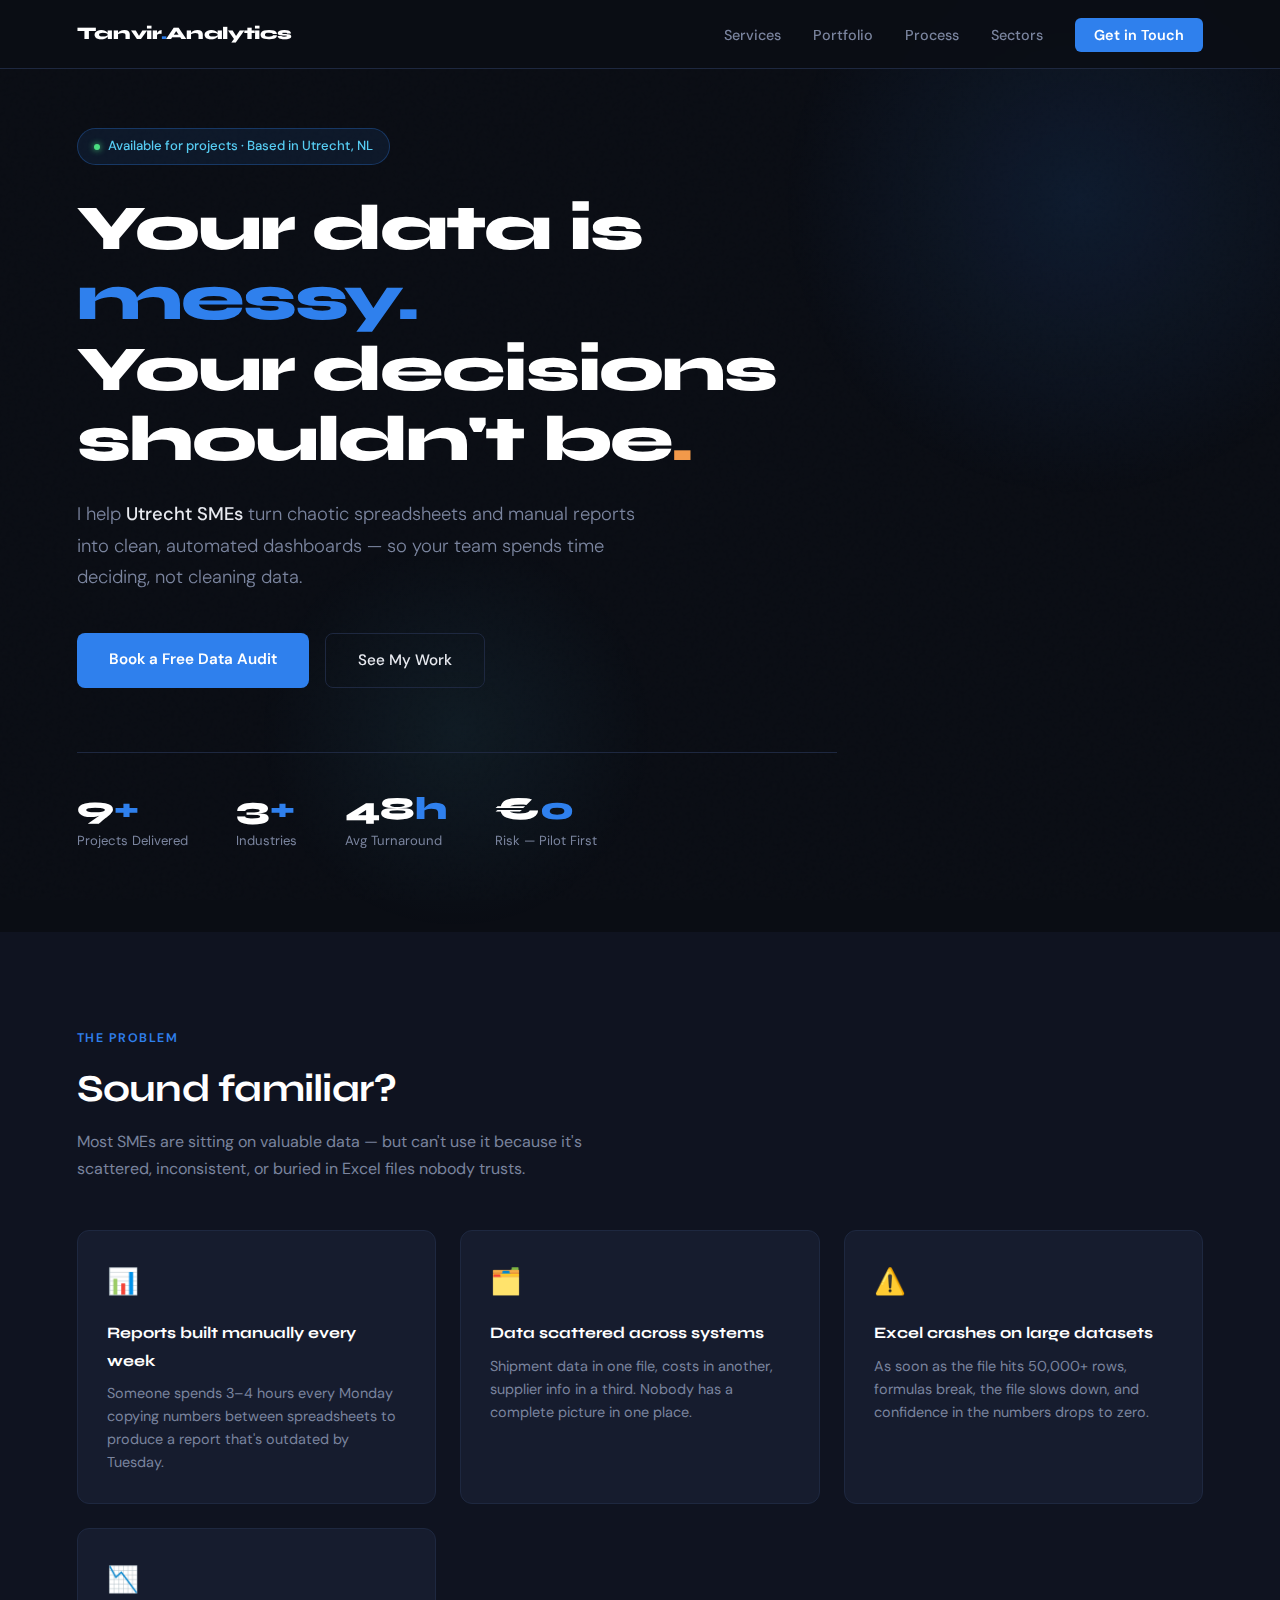
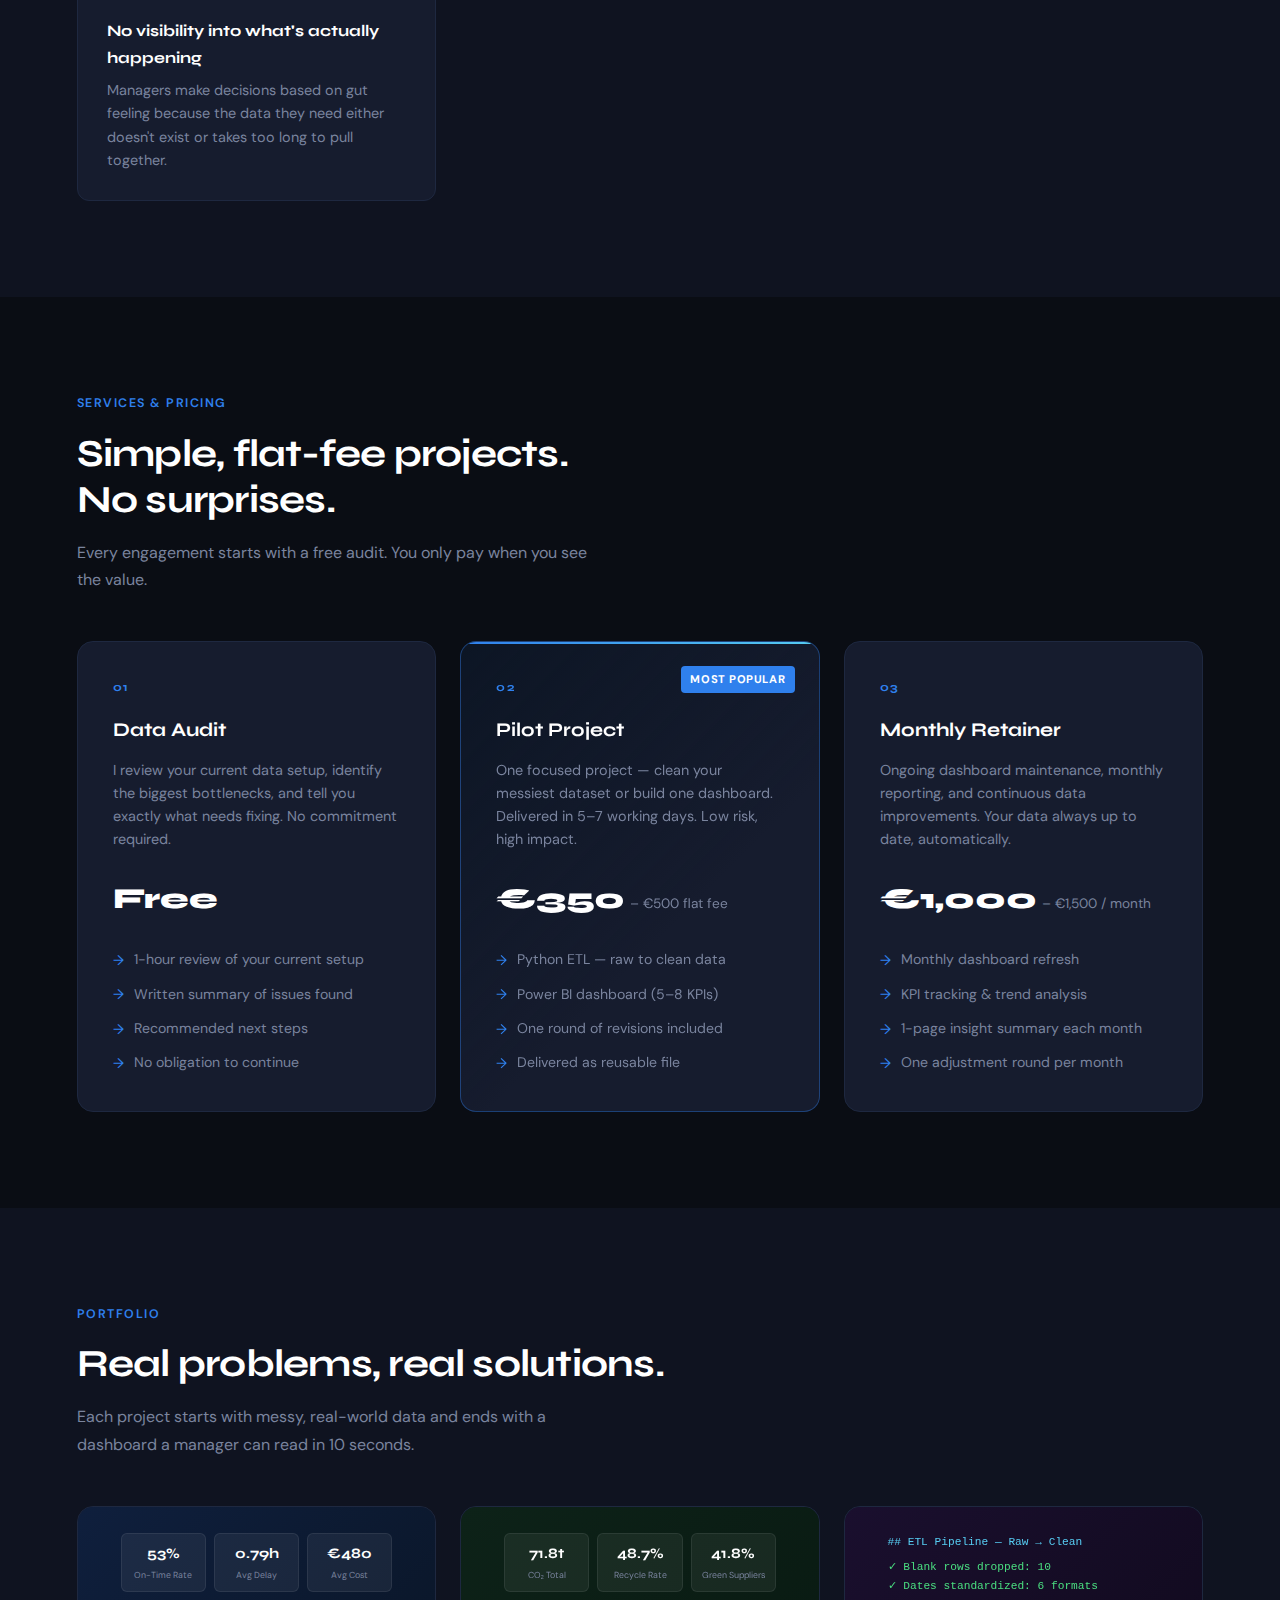
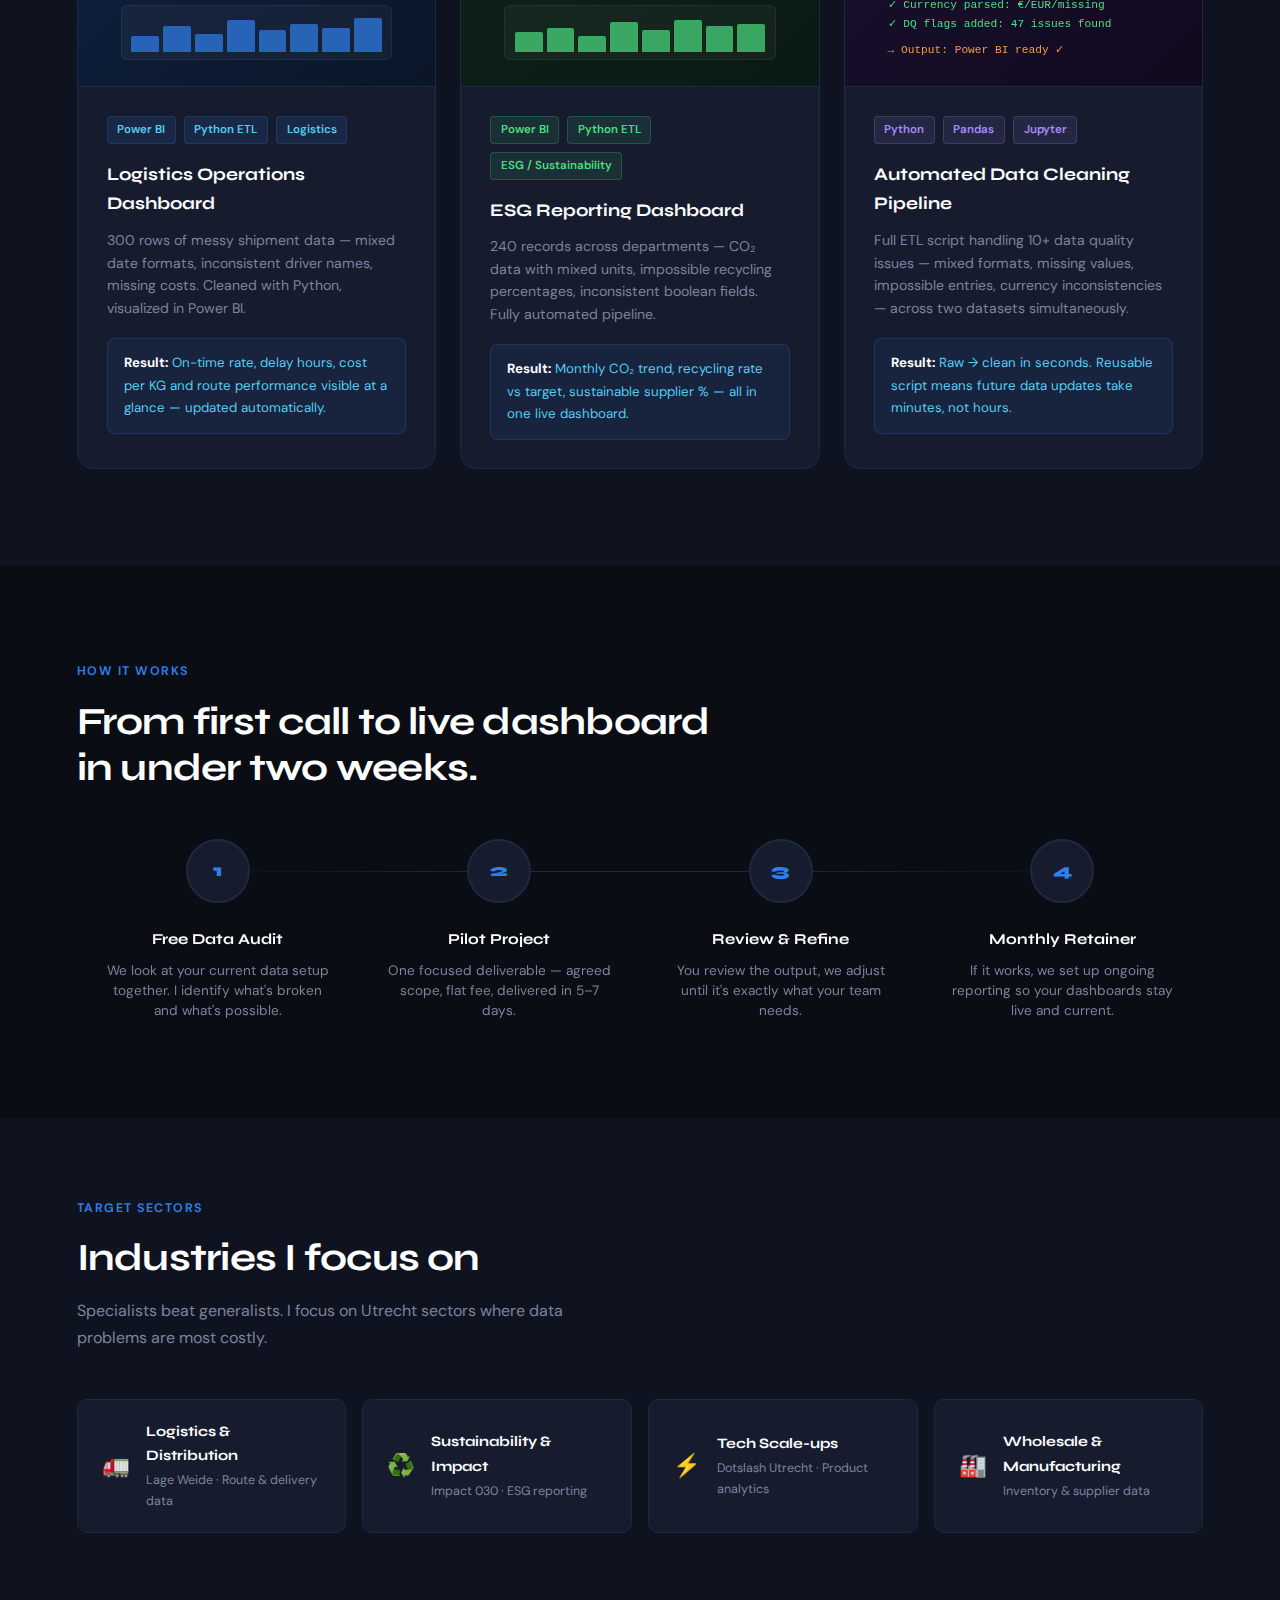
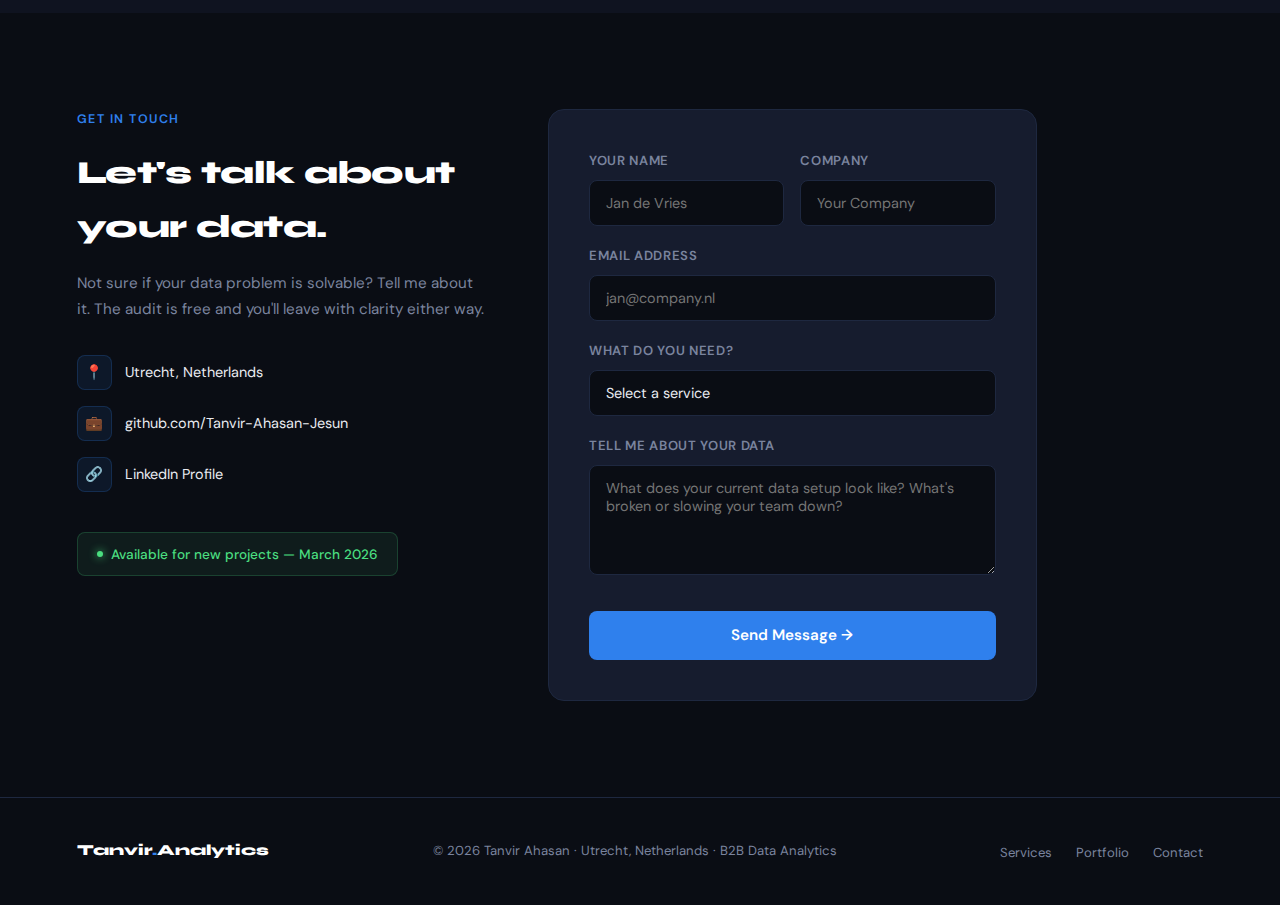
<file: index.html>
<!DOCTYPE html>
<html lang="en">
<head>
  <meta charset="UTF-8" />
  <meta name="viewport" content="width=device-width, initial-scale=1.0"/>
  <title>Tanvir Ahasan — Data Analytics for Utrecht SMEs</title>
  <link rel="preconnect" href="https://fonts.googleapis.com">
  <link href="https://fonts.googleapis.com/css2?family=Syne:wght@400;600;700;800&family=DM+Sans:wght@300;400;500&display=swap" rel="stylesheet">
  <style>
    *, *::before, *::after { box-sizing: border-box; margin: 0; padding: 0; }

    :root {
      --bg:        #0a0d14;
      --bg2:       #0f1320;
      --bg3:       #141826;
      --card:      #161c2e;
      --border:    #1e2840;
      --accent:    #2f80ed;
      --accent2:   #56ccf2;
      --gold:      #f2994a;
      --text:      #e8eaf0;
      --muted:     #7a849e;
      --white:     #ffffff;
    }

    html { scroll-behavior: smooth; }

    body {
      background: var(--bg);
      color: var(--text);
      font-family: 'DM Sans', sans-serif;
      font-size: 16px;
      line-height: 1.7;
      overflow-x: hidden;
    }

    /* ── NOISE OVERLAY ── */
    body::before {
      content: '';
      position: fixed;
      inset: 0;
      background-image: url("data:image/svg+xml,%3Csvg viewBox='0 0 256 256' xmlns='http://www.w3.org/2000/svg'%3E%3Cfilter id='noise'%3E%3CfeTurbulence type='fractalNoise' baseFrequency='0.9' numOctaves='4' stitchTiles='stitch'/%3E%3C/filter%3E%3Crect width='100%25' height='100%25' filter='url(%23noise)' opacity='0.04'/%3E%3C/svg%3E");
      pointer-events: none;
      z-index: 0;
      opacity: 0.4;
    }

    /* ── NAV ── */
    nav {
      position: fixed;
      top: 0; left: 0; right: 0;
      z-index: 100;
      display: flex;
      align-items: center;
      justify-content: space-between;
      padding: 1.2rem 6%;
      background: rgba(10, 13, 20, 0.85);
      backdrop-filter: blur(12px);
      border-bottom: 1px solid var(--border);
    }

    .nav-logo {
      font-family: 'Syne', sans-serif;
      font-weight: 800;
      font-size: 1.1rem;
      color: var(--white);
      text-decoration: none;
      letter-spacing: -0.02em;
    }

    .nav-logo span { color: var(--accent); }

    .nav-links {
      display: flex;
      gap: 2rem;
      list-style: none;
    }

    .nav-links a {
      color: var(--muted);
      text-decoration: none;
      font-size: 0.9rem;
      font-weight: 500;
      transition: color 0.2s;
    }

    .nav-links a:hover { color: var(--white); }

    .nav-cta {
      background: var(--accent);
      color: var(--white) !important;
      padding: 0.5rem 1.2rem;
      border-radius: 6px;
      font-weight: 600 !important;
      transition: background 0.2s !important;
    }

    .nav-cta:hover { background: #1a6fd4 !important; color: var(--white) !important; }

    /* ── HERO ── */
    #hero {
      min-height: 100vh;
      display: flex;
      align-items: center;
      padding: 8rem 6% 5rem;
      position: relative;
      overflow: hidden;
    }

    .hero-glow {
      position: absolute;
      width: 600px;
      height: 600px;
      border-radius: 50%;
      background: radial-gradient(circle, rgba(47, 128, 237, 0.12) 0%, transparent 70%);
      top: -100px;
      right: -100px;
      pointer-events: none;
    }

    .hero-glow-2 {
      position: absolute;
      width: 400px;
      height: 400px;
      border-radius: 50%;
      background: radial-gradient(circle, rgba(86, 204, 242, 0.07) 0%, transparent 70%);
      bottom: 0;
      left: 20%;
      pointer-events: none;
    }

    .hero-content {
      max-width: 760px;
      position: relative;
      z-index: 1;
    }

    .hero-badge {
      display: inline-flex;
      align-items: center;
      gap: 0.5rem;
      background: rgba(47, 128, 237, 0.1);
      border: 1px solid rgba(47, 128, 237, 0.3);
      color: var(--accent2);
      padding: 0.4rem 1rem;
      border-radius: 100px;
      font-size: 0.82rem;
      font-weight: 500;
      margin-bottom: 1.8rem;
      animation: fadeUp 0.6s ease both;
    }

    .hero-badge::before {
      content: '';
      width: 6px;
      height: 6px;
      border-radius: 50%;
      background: #4ade80;
      box-shadow: 0 0 6px #4ade80;
    }

    h1 {
      font-family: 'Syne', sans-serif;
      font-size: clamp(2.6rem, 5vw, 4rem);
      font-weight: 800;
      line-height: 1.1;
      letter-spacing: -0.03em;
      color: var(--white);
      margin-bottom: 1.5rem;
      animation: fadeUp 0.6s 0.1s ease both;
    }

    h1 .accent { color: var(--accent); }
    h1 .gold { color: var(--gold); }

    .hero-sub {
      font-size: 1.15rem;
      color: var(--muted);
      max-width: 580px;
      margin-bottom: 2.5rem;
      font-weight: 300;
      animation: fadeUp 0.6s 0.2s ease both;
    }

    .hero-sub strong { color: var(--text); font-weight: 500; }

    .hero-actions {
      display: flex;
      gap: 1rem;
      flex-wrap: wrap;
      animation: fadeUp 0.6s 0.3s ease both;
    }

    .btn-primary {
      background: var(--accent);
      color: var(--white);
      padding: 0.85rem 2rem;
      border-radius: 8px;
      font-weight: 600;
      font-size: 0.95rem;
      text-decoration: none;
      transition: all 0.2s;
      border: none;
      cursor: pointer;
    }

    .btn-primary:hover {
      background: #1a6fd4;
      transform: translateY(-1px);
      box-shadow: 0 8px 25px rgba(47, 128, 237, 0.3);
    }

    .btn-outline {
      background: transparent;
      color: var(--text);
      padding: 0.85rem 2rem;
      border-radius: 8px;
      font-weight: 500;
      font-size: 0.95rem;
      text-decoration: none;
      border: 1px solid var(--border);
      transition: all 0.2s;
    }

    .btn-outline:hover {
      border-color: var(--accent);
      color: var(--accent);
    }

    .hero-stats {
      display: flex;
      gap: 3rem;
      margin-top: 4rem;
      padding-top: 2.5rem;
      border-top: 1px solid var(--border);
      animation: fadeUp 0.6s 0.4s ease both;
    }

    .stat-item {}
    .stat-num {
      font-family: 'Syne', sans-serif;
      font-size: 2rem;
      font-weight: 800;
      color: var(--white);
      line-height: 1;
    }
    .stat-num span { color: var(--accent); }
    .stat-label {
      font-size: 0.82rem;
      color: var(--muted);
      margin-top: 0.3rem;
    }

    /* ── PAIN SECTION ── */
    #pain {
      padding: 6rem 6%;
      background: var(--bg2);
      position: relative;
    }

    .section-label {
      font-size: 0.78rem;
      font-weight: 600;
      letter-spacing: 0.12em;
      text-transform: uppercase;
      color: var(--accent);
      margin-bottom: 1rem;
    }

    .section-title {
      font-family: 'Syne', sans-serif;
      font-size: clamp(1.8rem, 3vw, 2.6rem);
      font-weight: 700;
      color: var(--white);
      letter-spacing: -0.02em;
      line-height: 1.2;
      margin-bottom: 1rem;
    }

    .section-sub {
      color: var(--muted);
      font-size: 1rem;
      max-width: 520px;
      margin-bottom: 3rem;
    }

    .pain-grid {
      display: grid;
      grid-template-columns: repeat(auto-fit, minmax(280px, 1fr));
      gap: 1.5rem;
    }

    .pain-card {
      background: var(--card);
      border: 1px solid var(--border);
      border-radius: 12px;
      padding: 1.8rem;
      transition: border-color 0.2s, transform 0.2s;
    }

    .pain-card:hover {
      border-color: rgba(47, 128, 237, 0.4);
      transform: translateY(-2px);
    }

    .pain-icon {
      font-size: 1.6rem;
      margin-bottom: 1rem;
    }

    .pain-card h3 {
      font-family: 'Syne', sans-serif;
      font-size: 1rem;
      font-weight: 700;
      color: var(--white);
      margin-bottom: 0.5rem;
    }

    .pain-card p {
      font-size: 0.9rem;
      color: var(--muted);
      line-height: 1.6;
    }

    /* ── SERVICES ── */
    #services {
      padding: 6rem 6%;
    }

    .services-grid {
      display: grid;
      grid-template-columns: repeat(auto-fit, minmax(300px, 1fr));
      gap: 1.5rem;
      margin-top: 3rem;
    }

    .service-card {
      background: var(--card);
      border: 1px solid var(--border);
      border-radius: 16px;
      padding: 2.2rem;
      position: relative;
      overflow: hidden;
      transition: all 0.3s;
    }

    .service-card::before {
      content: '';
      position: absolute;
      top: 0; left: 0; right: 0;
      height: 2px;
      background: linear-gradient(90deg, var(--accent), var(--accent2));
      opacity: 0;
      transition: opacity 0.3s;
    }

    .service-card:hover { border-color: rgba(47,128,237,0.3); transform: translateY(-3px); }
    .service-card:hover::before { opacity: 1; }

    .service-card.featured {
      border-color: rgba(47, 128, 237, 0.4);
      background: linear-gradient(135deg, rgba(47,128,237,0.08) 0%, var(--card) 60%);
    }

    .service-card.featured::before { opacity: 1; }

    .featured-tag {
      position: absolute;
      top: 1.5rem; right: 1.5rem;
      background: var(--accent);
      color: white;
      font-size: 0.7rem;
      font-weight: 700;
      padding: 0.25rem 0.6rem;
      border-radius: 4px;
      letter-spacing: 0.05em;
      text-transform: uppercase;
    }

    .service-number {
      font-family: 'Syne', sans-serif;
      font-size: 0.75rem;
      color: var(--accent);
      font-weight: 700;
      letter-spacing: 0.1em;
      margin-bottom: 1rem;
    }

    .service-card h3 {
      font-family: 'Syne', sans-serif;
      font-size: 1.2rem;
      font-weight: 700;
      color: var(--white);
      margin-bottom: 0.8rem;
    }

    .service-card p {
      color: var(--muted);
      font-size: 0.9rem;
      margin-bottom: 1.5rem;
      line-height: 1.6;
    }

    .service-price {
      display: flex;
      align-items: baseline;
      gap: 0.3rem;
      margin-bottom: 1.5rem;
    }

    .price-amount {
      font-family: 'Syne', sans-serif;
      font-size: 1.8rem;
      font-weight: 800;
      color: var(--white);
    }

    .price-label {
      font-size: 0.85rem;
      color: var(--muted);
    }

    .service-features {
      list-style: none;
      display: flex;
      flex-direction: column;
      gap: 0.6rem;
    }

    .service-features li {
      font-size: 0.88rem;
      color: var(--muted);
      display: flex;
      align-items: flex-start;
      gap: 0.6rem;
    }

    .service-features li::before {
      content: '→';
      color: var(--accent);
      flex-shrink: 0;
      margin-top: 0.05rem;
    }

    /* ── PORTFOLIO ── */
    #portfolio {
      padding: 6rem 6%;
      background: var(--bg2);
    }

    .portfolio-grid {
      display: grid;
      grid-template-columns: repeat(auto-fit, minmax(340px, 1fr));
      gap: 1.5rem;
      margin-top: 3rem;
    }

    .project-card {
      background: var(--card);
      border: 1px solid var(--border);
      border-radius: 16px;
      overflow: hidden;
      transition: all 0.3s;
    }

    .project-card:hover {
      border-color: rgba(47,128,237,0.4);
      transform: translateY(-4px);
      box-shadow: 0 20px 40px rgba(0,0,0,0.3);
    }

    .project-visual {
      height: 180px;
      background: var(--bg3);
      display: flex;
      align-items: center;
      justify-content: center;
      position: relative;
      overflow: hidden;
      border-bottom: 1px solid var(--border);
    }

    .project-visual.logistics {
      background: linear-gradient(135deg, #0f1f3d 0%, #0a1628 100%);
    }

    .project-visual.esg {
      background: linear-gradient(135deg, #0d2218 0%, #091a12 100%);
    }

    .project-visual.python {
      background: linear-gradient(135deg, #1a0f2e 0%, #110a1e 100%);
    }

    /* Mini dashboard mockup */
    .mock-dashboard {
      width: 85%;
      padding: 1rem;
    }

    .mock-kpis {
      display: flex;
      gap: 0.5rem;
      margin-bottom: 0.8rem;
    }

    .mock-kpi {
      flex: 1;
      background: rgba(255,255,255,0.06);
      border: 1px solid rgba(255,255,255,0.08);
      border-radius: 6px;
      padding: 0.5rem;
      text-align: center;
    }

    .mock-kpi-val {
      font-family: 'Syne', sans-serif;
      font-size: 0.9rem;
      font-weight: 700;
      color: var(--white);
    }

    .mock-kpi-label {
      font-size: 0.55rem;
      color: var(--muted);
      margin-top: 0.1rem;
    }

    .mock-chart {
      background: rgba(255,255,255,0.04);
      border: 1px solid rgba(255,255,255,0.06);
      border-radius: 6px;
      height: 55px;
      display: flex;
      align-items: flex-end;
      padding: 0.4rem 0.6rem;
      gap: 4px;
    }

    .mock-bar {
      flex: 1;
      border-radius: 2px 2px 0 0;
      background: var(--accent);
      opacity: 0.7;
    }

    .mock-bar.green { background: #4ade80; }
    .mock-bar.gold { background: var(--gold); }

    .project-body {
      padding: 1.8rem;
    }

    .project-tags {
      display: flex;
      gap: 0.5rem;
      flex-wrap: wrap;
      margin-bottom: 1rem;
    }

    .tag {
      font-size: 0.72rem;
      font-weight: 600;
      padding: 0.2rem 0.6rem;
      border-radius: 4px;
      background: rgba(47, 128, 237, 0.12);
      color: var(--accent2);
      border: 1px solid rgba(47, 128, 237, 0.2);
    }

    .tag.green {
      background: rgba(74, 222, 128, 0.1);
      color: #4ade80;
      border-color: rgba(74, 222, 128, 0.2);
    }

    .tag.purple {
      background: rgba(167, 139, 250, 0.1);
      color: #a78bfa;
      border-color: rgba(167, 139, 250, 0.2);
    }

    .project-body h3 {
      font-family: 'Syne', sans-serif;
      font-size: 1.1rem;
      font-weight: 700;
      color: var(--white);
      margin-bottom: 0.6rem;
    }

    .project-body p {
      font-size: 0.88rem;
      color: var(--muted);
      line-height: 1.6;
      margin-bottom: 1.2rem;
    }

    .project-result {
      background: rgba(47, 128, 237, 0.08);
      border: 1px solid rgba(47, 128, 237, 0.2);
      border-radius: 8px;
      padding: 0.8rem 1rem;
      font-size: 0.83rem;
      color: var(--accent2);
    }

    .project-result strong { color: var(--white); }

    /* ── HOW IT WORKS ── */
    #process {
      padding: 6rem 6%;
    }

    .process-steps {
      display: grid;
      grid-template-columns: repeat(auto-fit, minmax(220px, 1fr));
      gap: 0;
      margin-top: 3rem;
      position: relative;
    }

    .process-steps::before {
      content: '';
      position: absolute;
      top: 2rem;
      left: 10%;
      right: 10%;
      height: 1px;
      background: linear-gradient(90deg, transparent, var(--border), var(--border), transparent);
    }

    .step {
      text-align: center;
      padding: 0 1.5rem;
      position: relative;
    }

    .step-num {
      width: 4rem;
      height: 4rem;
      border-radius: 50%;
      background: var(--card);
      border: 2px solid var(--border);
      display: flex;
      align-items: center;
      justify-content: center;
      font-family: 'Syne', sans-serif;
      font-size: 1.1rem;
      font-weight: 800;
      color: var(--accent);
      margin: 0 auto 1.5rem;
      position: relative;
      z-index: 1;
      transition: all 0.3s;
    }

    .step:hover .step-num {
      background: var(--accent);
      color: white;
      border-color: var(--accent);
      box-shadow: 0 0 20px rgba(47,128,237,0.4);
    }

    .step h3 {
      font-family: 'Syne', sans-serif;
      font-size: 0.95rem;
      font-weight: 700;
      color: var(--white);
      margin-bottom: 0.5rem;
    }

    .step p {
      font-size: 0.85rem;
      color: var(--muted);
      line-height: 1.5;
    }

    /* ── SECTORS ── */
    #sectors {
      padding: 5rem 6%;
      background: var(--bg2);
    }

    .sectors-grid {
      display: grid;
      grid-template-columns: repeat(auto-fit, minmax(200px, 1fr));
      gap: 1rem;
      margin-top: 2.5rem;
    }

    .sector-pill {
      background: var(--card);
      border: 1px solid var(--border);
      border-radius: 10px;
      padding: 1.2rem 1.5rem;
      display: flex;
      align-items: center;
      gap: 1rem;
      transition: all 0.2s;
    }

    .sector-pill:hover {
      border-color: rgba(47,128,237,0.4);
      background: rgba(47,128,237,0.05);
    }

    .sector-icon { font-size: 1.4rem; }

    .sector-pill h4 {
      font-family: 'Syne', sans-serif;
      font-size: 0.9rem;
      font-weight: 700;
      color: var(--white);
    }

    .sector-pill p {
      font-size: 0.78rem;
      color: var(--muted);
      margin-top: 0.1rem;
    }

    /* ── CONTACT ── */
    #contact {
      padding: 6rem 6%;
    }

    .contact-wrapper {
      display: grid;
      grid-template-columns: 1fr 1.2fr;
      gap: 4rem;
      align-items: start;
      max-width: 960px;
    }

    .contact-info h2 {
      font-family: 'Syne', sans-serif;
      font-size: 2rem;
      font-weight: 800;
      color: var(--white);
      letter-spacing: -0.02em;
      margin-bottom: 1rem;
    }

    .contact-info p {
      color: var(--muted);
      font-size: 0.95rem;
      margin-bottom: 2rem;
      line-height: 1.7;
    }

    .contact-detail {
      display: flex;
      align-items: center;
      gap: 0.8rem;
      margin-bottom: 1rem;
      font-size: 0.9rem;
    }

    .contact-detail-icon {
      width: 2.2rem;
      height: 2.2rem;
      background: rgba(47,128,237,0.1);
      border: 1px solid rgba(47,128,237,0.2);
      border-radius: 8px;
      display: flex;
      align-items: center;
      justify-content: center;
      font-size: 0.9rem;
      flex-shrink: 0;
    }

    .contact-detail a {
      color: var(--text);
      text-decoration: none;
      transition: color 0.2s;
    }

    .contact-detail a:hover { color: var(--accent); }

    .availability-badge {
      display: inline-flex;
      align-items: center;
      gap: 0.5rem;
      background: rgba(74, 222, 128, 0.08);
      border: 1px solid rgba(74, 222, 128, 0.2);
      color: #4ade80;
      padding: 0.6rem 1.2rem;
      border-radius: 8px;
      font-size: 0.85rem;
      font-weight: 500;
      margin-top: 1.5rem;
    }

    .availability-badge::before {
      content: '';
      width: 6px;
      height: 6px;
      border-radius: 50%;
      background: #4ade80;
      box-shadow: 0 0 8px #4ade80;
    }

    .contact-form {
      background: var(--card);
      border: 1px solid var(--border);
      border-radius: 16px;
      padding: 2.5rem;
    }

    .form-group {
      margin-bottom: 1.2rem;
    }

    .form-group label {
      display: block;
      font-size: 0.82rem;
      font-weight: 600;
      color: var(--muted);
      margin-bottom: 0.5rem;
      text-transform: uppercase;
      letter-spacing: 0.05em;
    }

    .form-group input,
    .form-group select,
    .form-group textarea {
      width: 100%;
      background: var(--bg);
      border: 1px solid var(--border);
      border-radius: 8px;
      color: var(--text);
      font-family: 'DM Sans', sans-serif;
      font-size: 0.9rem;
      padding: 0.8rem 1rem;
      outline: none;
      transition: border-color 0.2s;
      appearance: none;
    }

    .form-group input:focus,
    .form-group select:focus,
    .form-group textarea:focus {
      border-color: var(--accent);
    }

    .form-group textarea {
      height: 110px;
      resize: vertical;
    }

    .form-row {
      display: grid;
      grid-template-columns: 1fr 1fr;
      gap: 1rem;
    }

    .form-submit {
      width: 100%;
      background: var(--accent);
      color: white;
      border: none;
      padding: 0.9rem;
      border-radius: 8px;
      font-family: 'DM Sans', sans-serif;
      font-size: 0.95rem;
      font-weight: 600;
      cursor: pointer;
      transition: all 0.2s;
      margin-top: 0.5rem;
    }

    .form-submit:hover {
      background: #1a6fd4;
      transform: translateY(-1px);
      box-shadow: 0 8px 25px rgba(47,128,237,0.3);
    }

    /* ── FOOTER ── */
    footer {
      padding: 2.5rem 6%;
      border-top: 1px solid var(--border);
      display: flex;
      align-items: center;
      justify-content: space-between;
      flex-wrap: wrap;
      gap: 1rem;
    }

    .footer-logo {
      font-family: 'Syne', sans-serif;
      font-weight: 800;
      color: var(--white);
      font-size: 0.95rem;
    }

    .footer-logo span { color: var(--accent); }

    footer p {
      color: var(--muted);
      font-size: 0.82rem;
    }

    .footer-links {
      display: flex;
      gap: 1.5rem;
      list-style: none;
    }

    .footer-links a {
      color: var(--muted);
      text-decoration: none;
      font-size: 0.82rem;
      transition: color 0.2s;
    }

    .footer-links a:hover { color: var(--white); }

    /* ── ANIMATIONS ── */
    @keyframes fadeUp {
      from { opacity: 0; transform: translateY(20px); }
      to   { opacity: 1; transform: translateY(0); }
    }

    /* ── HAMBURGER MENU ── */
    .hamburger {
      display: none;
      flex-direction: column;
      gap: 5px;
      cursor: pointer;
      padding: 4px;
      background: none;
      border: none;
      z-index: 200;
    }

    .hamburger span {
      display: block;
      width: 24px;
      height: 2px;
      background: var(--text);
      border-radius: 2px;
      transition: all 0.3s;
    }

    .hamburger.open span:nth-child(1) { transform: translateY(7px) rotate(45deg); }
    .hamburger.open span:nth-child(2) { opacity: 0; }
    .hamburger.open span:nth-child(3) { transform: translateY(-7px) rotate(-45deg); }

    .mobile-menu {
      display: none;
      position: fixed;
      top: 0; left: 0; right: 0; bottom: 0;
      background: rgba(10, 13, 20, 0.98);
      backdrop-filter: blur(16px);
      z-index: 150;
      flex-direction: column;
      align-items: center;
      justify-content: center;
      gap: 2rem;
    }

    .mobile-menu.open { display: flex; }

    .mobile-menu a {
      font-family: 'Syne', sans-serif;
      font-size: 1.8rem;
      font-weight: 700;
      color: var(--white);
      text-decoration: none;
      transition: color 0.2s;
    }

    .mobile-menu a:hover { color: var(--accent); }

    .mobile-menu .mobile-cta {
      background: var(--accent);
      color: var(--white);
      padding: 0.9rem 2.5rem;
      border-radius: 8px;
      font-size: 1.1rem;
      margin-top: 1rem;
    }

    /* ── TABLET (max 1024px) ── */
    @media (max-width: 1024px) {
      .services-grid { grid-template-columns: repeat(2, 1fr); }
      .portfolio-grid { grid-template-columns: repeat(2, 1fr); }
      .contact-wrapper { grid-template-columns: 1fr; gap: 3rem; max-width: 100%; }
      .process-steps { grid-template-columns: repeat(2, 1fr); gap: 2rem; }
      .process-steps::before { display: none; }
      .step { padding: 0 1rem; }
    }

    /* ── MOBILE (max 768px) ── */
    @media (max-width: 768px) {

      /* Nav */
      nav { padding: 1rem 5%; }
      .nav-links { display: none; }
      .hamburger { display: flex; }

      /* Hero */
      #hero { padding: 6rem 5% 3.5rem; }
      h1 { font-size: 2.2rem; }
      .hero-sub { font-size: 1rem; }
      .hero-actions { flex-direction: column; }
      .hero-actions a { text-align: center; }
      .hero-stats {
        gap: 1.5rem;
        flex-wrap: wrap;
        margin-top: 2.5rem;
        padding-top: 2rem;
      }
      .stat-item { min-width: calc(50% - 1rem); }
      .stat-num { font-size: 1.6rem; }

      /* Sections */
      #pain, #services, #portfolio, #process, #sectors, #contact {
        padding: 4rem 5%;
      }

      .section-title { font-size: 1.7rem; }

      /* Pain grid */
      .pain-grid { grid-template-columns: 1fr; }

      /* Services */
      .services-grid { grid-template-columns: 1fr; }
      .service-card { padding: 1.8rem; }

      /* Portfolio */
      .portfolio-grid { grid-template-columns: 1fr; }
      .project-visual { height: 160px; }

      /* Process */
      .process-steps {
        grid-template-columns: 1fr;
        gap: 2rem;
      }
      .process-steps::before { display: none; }
      .step {
        display: flex;
        align-items: flex-start;
        gap: 1.2rem;
        text-align: left;
        padding: 0;
      }
      .step-num {
        width: 3rem;
        height: 3rem;
        flex-shrink: 0;
        font-size: 0.95rem;
        margin: 0;
      }

      /* Sectors */
      .sectors-grid { grid-template-columns: 1fr; }

      /* Contact */
      .contact-wrapper { grid-template-columns: 1fr; gap: 2rem; }
      .form-row { grid-template-columns: 1fr; }
      .contact-form { padding: 1.5rem; }

      /* Footer */
      footer {
        flex-direction: column;
        text-align: center;
        padding: 2rem 5%;
        gap: 0.8rem;
      }
      .footer-links { justify-content: center; }
    }

    /* ── SMALL MOBILE (max 400px) ── */
    @media (max-width: 400px) {
      h1 { font-size: 1.9rem; }
      .hero-badge { font-size: 0.75rem; }
      .stat-item { min-width: 100%; }
      .price-amount { font-size: 1.5rem; }
      .mock-kpi-val { font-size: 0.75rem; }
    }
  </style>
</head>
<body>

  <!-- MOBILE MENU OVERLAY -->
  <div class="mobile-menu" id="mobileMenu">
    <a href="#services" onclick="closeMobile()">Services</a>
    <a href="#portfolio" onclick="closeMobile()">Portfolio</a>
    <a href="#process" onclick="closeMobile()">Process</a>
    <a href="#sectors" onclick="closeMobile()">Sectors</a>
    <a href="#contact" class="mobile-cta" onclick="closeMobile()">Get in Touch</a>
  </div>

  <!-- NAV -->
  <nav>
    <a href="#" class="nav-logo">Tanvir<span>.</span>Analytics</a>
    <ul class="nav-links">
      <li><a href="#services">Services</a></li>
      <li><a href="#portfolio">Portfolio</a></li>
      <li><a href="#process">Process</a></li>
      <li><a href="#sectors">Sectors</a></li>
      <li><a href="#contact" class="nav-cta">Get in Touch</a></li>
    </ul>
    <button class="hamburger" id="hamburger" onclick="toggleMenu()" aria-label="Menu">
      <span></span><span></span><span></span>
    </button>
  </nav>

  <script>
    function toggleMenu() {
      const menu = document.getElementById('mobileMenu');
      const btn  = document.getElementById('hamburger');
      menu.classList.toggle('open');
      btn.classList.toggle('open');
      document.body.style.overflow = menu.classList.contains('open') ? 'hidden' : '';
    }
    function closeMobile() {
      document.getElementById('mobileMenu').classList.remove('open');
      document.getElementById('hamburger').classList.remove('open');
      document.body.style.overflow = '';
    }
  </script>

  <!-- HERO -->
  <section id="hero">
    <div class="hero-glow"></div>
    <div class="hero-glow-2"></div>
    <div class="hero-content">
      <div class="hero-badge">Available for projects · Based in Utrecht, NL</div>
      <h1>Your data is <span class="accent">messy.</span><br>Your decisions shouldn't be<span class="gold">.</span></h1>
      <p class="hero-sub">
        I help <strong>Utrecht SMEs</strong> turn chaotic spreadsheets and manual reports into 
        clean, automated dashboards — so your team spends time deciding, not cleaning data.
      </p>
      <div class="hero-actions">
        <a href="#contact" class="btn-primary">Book a Free Data Audit</a>
        <a href="#portfolio" class="btn-outline">See My Work</a>
      </div>
      <div class="hero-stats">
        <div class="stat-item">
          <div class="stat-num">9<span>+</span></div>
          <div class="stat-label">Projects Delivered</div>
        </div>
        <div class="stat-item">
          <div class="stat-num">3<span>+</span></div>
          <div class="stat-label">Industries</div>
        </div>
        <div class="stat-item">
          <div class="stat-num">48<span>h</span></div>
          <div class="stat-label">Avg Turnaround</div>
        </div>
        <div class="stat-item">
          <div class="stat-num">€<span>0</span></div>
          <div class="stat-label">Risk — Pilot First</div>
        </div>
      </div>
    </div>
  </section>

  <!-- PAIN SECTION -->
  <section id="pain">
    <div class="section-label">The Problem</div>
    <h2 class="section-title">Sound familiar?</h2>
    <p class="section-sub">Most SMEs are sitting on valuable data — but can't use it because it's scattered, inconsistent, or buried in Excel files nobody trusts.</p>
    <div class="pain-grid">
      <div class="pain-card">
        <div class="pain-icon">📊</div>
        <h3>Reports built manually every week</h3>
        <p>Someone spends 3–4 hours every Monday copying numbers between spreadsheets to produce a report that's outdated by Tuesday.</p>
      </div>
      <div class="pain-card">
        <div class="pain-icon">🗂️</div>
        <h3>Data scattered across systems</h3>
        <p>Shipment data in one file, costs in another, supplier info in a third. Nobody has a complete picture in one place.</p>
      </div>
      <div class="pain-card">
        <div class="pain-icon">⚠️</div>
        <h3>Excel crashes on large datasets</h3>
        <p>As soon as the file hits 50,000+ rows, formulas break, the file slows down, and confidence in the numbers drops to zero.</p>
      </div>
      <div class="pain-card">
        <div class="pain-icon">📉</div>
        <h3>No visibility into what's actually happening</h3>
        <p>Managers make decisions based on gut feeling because the data they need either doesn't exist or takes too long to pull together.</p>
      </div>
    </div>
  </section>

  <!-- SERVICES -->
  <section id="services">
    <div class="section-label">Services & Pricing</div>
    <h2 class="section-title">Simple, flat-fee projects.<br>No surprises.</h2>
    <p class="section-sub">Every engagement starts with a free audit. You only pay when you see the value.</p>
    <div class="services-grid">

      <div class="service-card">
        <div class="service-number">01</div>
        <h3>Data Audit</h3>
        <p>I review your current data setup, identify the biggest bottlenecks, and tell you exactly what needs fixing. No commitment required.</p>
        <div class="service-price">
          <div class="price-amount">Free</div>
        </div>
        <ul class="service-features">
          <li>1-hour review of your current setup</li>
          <li>Written summary of issues found</li>
          <li>Recommended next steps</li>
          <li>No obligation to continue</li>
        </ul>
      </div>

      <div class="service-card featured">
        <div class="featured-tag">Most Popular</div>
        <div class="service-number">02</div>
        <h3>Pilot Project</h3>
        <p>One focused project — clean your messiest dataset or build one dashboard. Delivered in 5–7 working days. Low risk, high impact.</p>
        <div class="service-price">
          <div class="price-amount">€350</div>
          <div class="price-label">– €500 flat fee</div>
        </div>
        <ul class="service-features">
          <li>Python ETL — raw to clean data</li>
          <li>Power BI dashboard (5–8 KPIs)</li>
          <li>One round of revisions included</li>
          <li>Delivered as reusable file</li>
        </ul>
      </div>

      <div class="service-card">
        <div class="service-number">03</div>
        <h3>Monthly Retainer</h3>
        <p>Ongoing dashboard maintenance, monthly reporting, and continuous data improvements. Your data always up to date, automatically.</p>
        <div class="service-price">
          <div class="price-amount">€1,000</div>
          <div class="price-label">– €1,500 / month</div>
        </div>
        <ul class="service-features">
          <li>Monthly dashboard refresh</li>
          <li>KPI tracking & trend analysis</li>
          <li>1-page insight summary each month</li>
          <li>One adjustment round per month</li>
        </ul>
      </div>

    </div>
  </section>

  <!-- PORTFOLIO -->
  <section id="portfolio">
    <div class="section-label">Portfolio</div>
    <h2 class="section-title">Real problems, real solutions.</h2>
    <p class="section-sub">Each project starts with messy, real-world data and ends with a dashboard a manager can read in 10 seconds.</p>
    <div class="portfolio-grid">

      <div class="project-card">
        <div class="project-visual logistics">
          <div class="mock-dashboard">
            <div class="mock-kpis">
              <div class="mock-kpi">
                <div class="mock-kpi-val">53%</div>
                <div class="mock-kpi-label">On-Time Rate</div>
              </div>
              <div class="mock-kpi">
                <div class="mock-kpi-val">0.79h</div>
                <div class="mock-kpi-label">Avg Delay</div>
              </div>
              <div class="mock-kpi">
                <div class="mock-kpi-val">€480</div>
                <div class="mock-kpi-label">Avg Cost</div>
              </div>
            </div>
            <div class="mock-chart">
              <div class="mock-bar" style="height:40%"></div>
              <div class="mock-bar" style="height:65%"></div>
              <div class="mock-bar" style="height:45%"></div>
              <div class="mock-bar" style="height:80%"></div>
              <div class="mock-bar" style="height:55%"></div>
              <div class="mock-bar" style="height:70%"></div>
              <div class="mock-bar" style="height:60%"></div>
              <div class="mock-bar" style="height:85%"></div>
            </div>
          </div>
        </div>
        <div class="project-body">
          <div class="project-tags">
            <span class="tag">Power BI</span>
            <span class="tag">Python ETL</span>
            <span class="tag">Logistics</span>
          </div>
          <h3>Logistics Operations Dashboard</h3>
          <p>300 rows of messy shipment data — mixed date formats, inconsistent driver names, missing costs. Cleaned with Python, visualized in Power BI.</p>
          <div class="project-result">
            <strong>Result:</strong> On-time rate, delay hours, cost per KG and route performance visible at a glance — updated automatically.
          </div>
        </div>
      </div>

      <div class="project-card">
        <div class="project-visual esg">
          <div class="mock-dashboard">
            <div class="mock-kpis">
              <div class="mock-kpi">
                <div class="mock-kpi-val">71.8t</div>
                <div class="mock-kpi-label">CO₂ Total</div>
              </div>
              <div class="mock-kpi">
                <div class="mock-kpi-val">48.7%</div>
                <div class="mock-kpi-label">Recycle Rate</div>
              </div>
              <div class="mock-kpi">
                <div class="mock-kpi-val">41.8%</div>
                <div class="mock-kpi-label">Green Suppliers</div>
              </div>
            </div>
            <div class="mock-chart">
              <div class="mock-bar green" style="height:50%"></div>
              <div class="mock-bar green" style="height:60%"></div>
              <div class="mock-bar green" style="height:40%"></div>
              <div class="mock-bar green" style="height:75%"></div>
              <div class="mock-bar green" style="height:55%"></div>
              <div class="mock-bar green" style="height:80%"></div>
              <div class="mock-bar green" style="height:65%"></div>
              <div class="mock-bar green" style="height:70%"></div>
            </div>
          </div>
        </div>
        <div class="project-body">
          <div class="project-tags">
            <span class="tag green">Power BI</span>
            <span class="tag green">Python ETL</span>
            <span class="tag green">ESG / Sustainability</span>
          </div>
          <h3>ESG Reporting Dashboard</h3>
          <p>240 records across departments — CO₂ data with mixed units, impossible recycling percentages, inconsistent boolean fields. Fully automated pipeline.</p>
          <div class="project-result">
            <strong>Result:</strong> Monthly CO₂ trend, recycling rate vs target, sustainable supplier % — all in one live dashboard.
          </div>
        </div>
      </div>

      <div class="project-card">
        <div class="project-visual python">
          <div class="mock-dashboard" style="font-family: monospace; font-size: 0.7rem; color: #a78bfa; padding: 1rem;">
            <div style="color: #56ccf2; margin-bottom: 0.4rem;">## ETL Pipeline — Raw → Clean</div>
            <div style="color: #4ade80;">✓ Blank rows dropped: 10</div>
            <div style="color: #4ade80;">✓ Dates standardized: 6 formats</div>
            <div style="color: #4ade80;">✓ Currency parsed: €/EUR/missing</div>
            <div style="color: #4ade80;">✓ DQ flags added: 47 issues found</div>
            <div style="color: #f2994a; margin-top: 0.4rem;">→ Output: Power BI ready ✓</div>
          </div>
        </div>
        <div class="project-body">
          <div class="project-tags">
            <span class="tag purple">Python</span>
            <span class="tag purple">Pandas</span>
            <span class="tag purple">Jupyter</span>
          </div>
          <h3>Automated Data Cleaning Pipeline</h3>
          <p>Full ETL script handling 10+ data quality issues — mixed formats, missing values, impossible entries, currency inconsistencies — across two datasets simultaneously.</p>
          <div class="project-result">
            <strong>Result:</strong> Raw → clean in seconds. Reusable script means future data updates take minutes, not hours.
          </div>
        </div>
      </div>

    </div>
  </section>

  <!-- PROCESS -->
  <section id="process">
    <div class="section-label">How It Works</div>
    <h2 class="section-title">From first call to live dashboard<br>in under two weeks.</h2>
    <div class="process-steps">
      <div class="step">
        <div class="step-num">1</div>
        <h3>Free Data Audit</h3>
        <p>We look at your current data setup together. I identify what's broken and what's possible.</p>
      </div>
      <div class="step">
        <div class="step-num">2</div>
        <h3>Pilot Project</h3>
        <p>One focused deliverable — agreed scope, flat fee, delivered in 5–7 days.</p>
      </div>
      <div class="step">
        <div class="step-num">3</div>
        <h3>Review & Refine</h3>
        <p>You review the output, we adjust until it's exactly what your team needs.</p>
      </div>
      <div class="step">
        <div class="step-num">4</div>
        <h3>Monthly Retainer</h3>
        <p>If it works, we set up ongoing reporting so your dashboards stay live and current.</p>
      </div>
    </div>
  </section>

  <!-- SECTORS -->
  <section id="sectors">
    <div class="section-label">Target Sectors</div>
    <h2 class="section-title">Industries I focus on</h2>
    <p class="section-sub">Specialists beat generalists. I focus on Utrecht sectors where data problems are most costly.</p>
    <div class="sectors-grid">
      <div class="sector-pill">
        <div class="sector-icon">🚛</div>
        <div>
          <h4>Logistics & Distribution</h4>
          <p>Lage Weide · Route & delivery data</p>
        </div>
      </div>
      <div class="sector-pill">
        <div class="sector-icon">♻️</div>
        <div>
          <h4>Sustainability & Impact</h4>
          <p>Impact 030 · ESG reporting</p>
        </div>
      </div>
      <div class="sector-pill">
        <div class="sector-icon">⚡</div>
        <div>
          <h4>Tech Scale-ups</h4>
          <p>Dotslash Utrecht · Product analytics</p>
        </div>
      </div>
      <div class="sector-pill">
        <div class="sector-icon">🏭</div>
        <div>
          <h4>Wholesale & Manufacturing</h4>
          <p>Inventory & supplier data</p>
        </div>
      </div>
    </div>
  </section>

  <!-- CONTACT -->
  <section id="contact">
    <div class="contact-wrapper">
      <div class="contact-info">
        <div class="section-label">Get In Touch</div>
        <h2>Let's talk about your data.</h2>
        <p>Not sure if your data problem is solvable? Tell me about it. The audit is free and you'll leave with clarity either way.</p>
        <div class="contact-detail">
          <div class="contact-detail-icon">📍</div>
          <span>Utrecht, Netherlands</span>
        </div>
        <div class="contact-detail">
          <div class="contact-detail-icon">💼</div>
          <a href="https://github.com/Tanvir-Ahasan-Jesun" target="_blank">github.com/Tanvir-Ahasan-Jesun</a>
        </div>
        <div class="contact-detail">
          <div class="contact-detail-icon">🔗</div>
          <a href="#" target="_blank">LinkedIn Profile</a>
        </div>
        <div class="availability-badge">Available for new projects — March 2026</div>
      </div>

      <div class="contact-form">
        <div class="form-row">
          <div class="form-group">
            <label>Your Name</label>
            <input type="text" placeholder="Jan de Vries">
          </div>
          <div class="form-group">
            <label>Company</label>
            <input type="text" placeholder="Your Company">
          </div>
        </div>
        <div class="form-group">
          <label>Email Address</label>
          <input type="email" placeholder="jan@company.nl">
        </div>
        <div class="form-group">
          <label>What do you need?</label>
          <select>
            <option value="" disabled selected>Select a service</option>
            <option>Free Data Audit</option>
            <option>Pilot Project (€350–€500)</option>
            <option>Monthly Retainer</option>
            <option>Not sure yet</option>
          </select>
        </div>
        <div class="form-group">
          <label>Tell me about your data</label>
          <textarea placeholder="What does your current data setup look like? What's broken or slowing your team down?"></textarea>
        </div>
        <button class="form-submit" onclick="alert('Thank you! I\'ll be in touch within 24 hours.')">Send Message →</button>
      </div>
    </div>
  </section>

  <!-- FOOTER -->
  <footer>
    <div class="footer-logo">Tanvir<span>.</span>Analytics</div>
    <p>© 2026 Tanvir Ahasan · Utrecht, Netherlands · B2B Data Analytics</p>
    <ul class="footer-links">
      <li><a href="#services">Services</a></li>
      <li><a href="#portfolio">Portfolio</a></li>
      <li><a href="#contact">Contact</a></li>
    </ul>
  </footer>

</body>
</html>
</file>
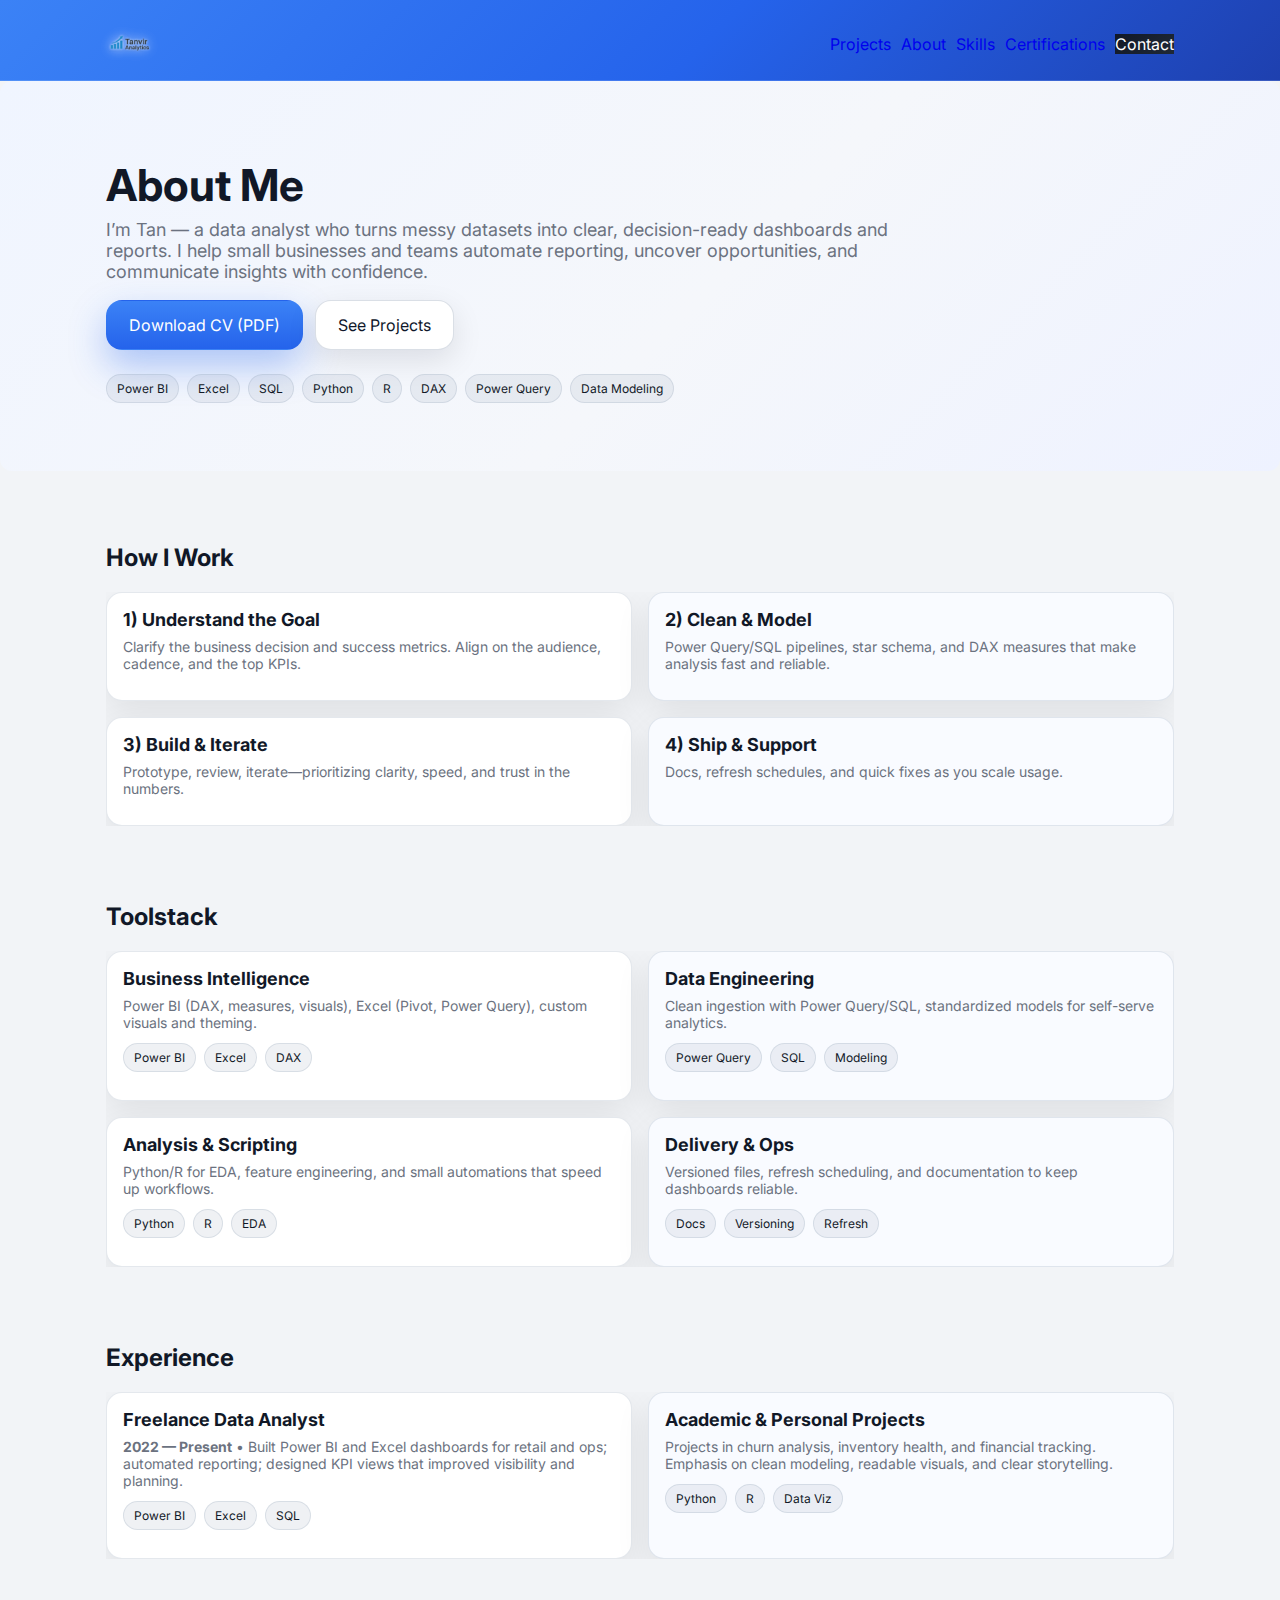
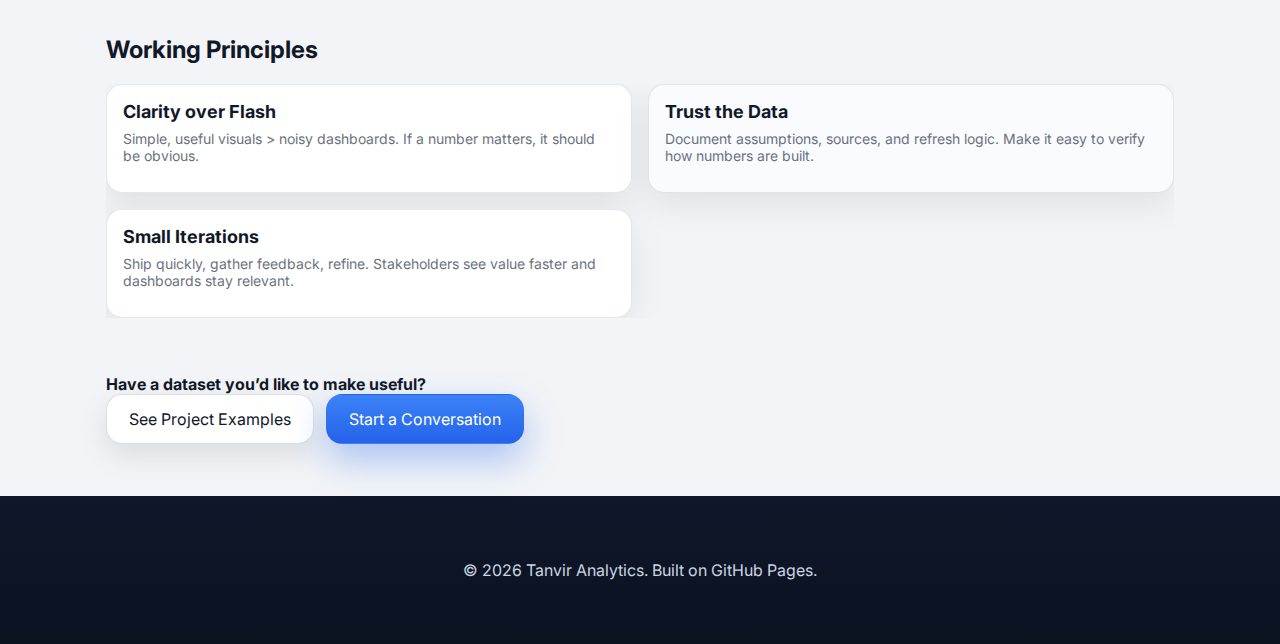
<file: about.html>
<!doctype html>
<html lang="en">
<head>
  <meta charset="utf-8">
  <meta name="viewport" content="width=device-width, initial-scale=1">
  <meta name="theme-color" content="#2563eb">
  <title>About — Tanvir Analytics</title>
  <meta name="description" content="About Tanvir Analytics — background, approach, toolstack, and experience.">
  <link rel="icon" href="logo.png">
  <link rel="preconnect" href="https://fonts.googleapis.com">
  <link rel="preconnect" href="https://fonts.gstatic.com" crossorigin>
  <link href="https://fonts.googleapis.com/css2?family=Inter:wght@400;500;600;700;800&display=swap" rel="stylesheet">
  <link rel="stylesheet" href="styles.css?v=3">
</head>
<body>
  
  <header>
    <div class="container nav">
      <a href="index.html" class="brand" aria-label="Tanvir Analytics — Home">
        <img src="logo.png" alt="Tanvir Analytics Logo" style="height: 48px; width: auto;"/>
      </a>
      <nav class="navlinks" aria-label="Primary Navigation">
        <a class="nav-btn" href="index.html#dashboards">Projects</a>
        <a class="nav-btn" href="about.html" aria-current="page">About</a>
        <a class="nav-btn" href="skills.html">Skills</a>
        <a class="nav-btn" href="certifications.html">Certifications</a>
        <a class="nav-btn cta" href="index.html#contact">Contact</a>
      </nav>
      <button class="burger" aria-label="Toggle navigation menu" aria-expanded="false" aria-controls="mobilemenu">
        <span class="sr-only">Menu</span>
        <span></span>
        <span></span>
        <span></span>
      </button>
      <nav id="mobilemenu" class="mobilemenu" aria-label="Mobile Navigation">
        <a href="index.html#dashboards">Projects</a>
        <a href="about.html" aria-current="page">About</a>
        <a href="skills.html">Skills</a>
        <a href="certifications.html">Certifications</a>
        <a href="index.html#contact">Contact</a>
      </nav>
    </div>
  </header>

  <main>
    <section class="hero decor" aria-labelledby="about-heading">
        <div class="container"> 
            <h1 id="about-heading">About Me</h1>
            <p style="max-width:72ch">
                I’m Tan — a data analyst who turns messy datasets into clear, decision-ready dashboards and reports.
                I help small businesses and teams automate reporting, uncover opportunities, and communicate insights with confidence.
            </p>
            
            <div class="actions">
                <a class="btn primary" href="cv.pdf" target="_blank" rel="noopener noreferrer">Download CV (PDF)</a>
                <a class="btn secondary" href="index.html#dashboards">See Projects</a>
            </div>

            <div class="tagrow" aria-label="Core tools" style="margin-top: 24px;">
                <span class="tag">Power BI</span><span class="tag">Excel</span><span class="tag">SQL</span>
                <span class="tag">Python</span><span class="tag">R</span><span class="tag">DAX</span><span class="tag">Power Query</span><span class="tag">Data Modeling</span>
            </div>
        </div>
    </section>

    <div class="container">
        <section class="decor flip" aria-labelledby="how-i-work-heading">
            <h2 id="how-i-work-heading">How I Work</h2>
            <div class="grid">
                <article class="card mini"><div class="card__body"><h3>1) Understand the Goal</h3><p>Clarify the business decision and success metrics. Align on the audience, cadence, and the top KPIs.</p></div></article>
                <article class="card mini"><div class="card__body"><h3>2) Clean & Model</h3><p>Power Query/SQL pipelines, star schema, and DAX measures that make analysis fast and reliable.</p></div></article>
                <article class="card mini"><div class="card__body"><h3>3) Build & Iterate</h3><p>Prototype, review, iterate—prioritizing clarity, speed, and trust in the numbers.</p></div></article>
                <article class="card mini"><div class="card__body"><h3>4) Ship & Support</h3><p>Docs, refresh schedules, and quick fixes as you scale usage.</p></div></article>
            </div>
        </section>

        <section aria-labelledby="toolstack-heading">
            <h2 id="toolstack-heading">Toolstack</h2>
            <div class="grid">
                <article class="card mini"><div class="card__body"><h3>Business Intelligence</h3><p>Power BI (DAX, measures, visuals), Excel (Pivot, Power Query), custom visuals and theming.</p><div class="tagrow"><span class="tag">Power BI</span><span class="tag">Excel</span><span class="tag">DAX</span></div></div></article>
                <article class="card mini"><div class="card__body"><h3>Data Engineering</h3><p>Clean ingestion with Power Query/SQL, standardized models for self-serve analytics.</p><div class="tagrow"><span class="tag">Power Query</span><span class="tag">SQL</span><span class="tag">Modeling</span></div></div></article>
                <article class="card mini"><div class="card__body"><h3>Analysis & Scripting</h3><p>Python/R for EDA, feature engineering, and small automations that speed up workflows.</p><div class="tagrow"><span class="tag">Python</span><span class="tag">R</span><span class="tag">EDA</span></div></div></article>
                <article class="card mini"><div class="card__body"><h3>Delivery & Ops</h3><p>Versioned files, refresh scheduling, and documentation to keep dashboards reliable.</p><div class="tagrow"><span class="tag">Docs</span><span class="tag">Versioning</span><span class="tag">Refresh</span></div></div></article>
            </div>
        </section>

        <section class="decor" aria-labelledby="experience-heading">
            <h2 id="experience-heading">Experience</h2>
            <div class="grid">
                <article class="card"><div class="card__body"><h3>Freelance Data Analyst</h3><p><strong>2022 — Present</strong> • Built Power BI and Excel dashboards for retail and ops; automated reporting; designed KPI views that improved visibility and planning.</p><div class="tagrow"><span class="tag">Power BI</span><span class="tag">Excel</span><span class="tag">SQL</span></div></article>
                <article class="card"><div class="card__body"><h3>Academic & Personal Projects</h3><p>Projects in churn analysis, inventory health, and financial tracking. Emphasis on clean modeling, readable visuals, and clear storytelling.</p><div class="tagrow"><span class="tag">Python</span><span class="tag">R</span><span class="tag">Data Viz</span></div></div></article>
            </div>
        </section>

        <section aria-labelledby="principles-heading">
            <h2 id="principles-heading">Working Principles</h2>
            <div class="grid">
                <article class="card mini"><div class="card__body"><h3>Clarity over Flash</h3><p>Simple, useful visuals > noisy dashboards. If a number matters, it should be obvious.</p></div></article>
                <article class="card mini"><div class="card__body"><h3>Trust the Data</h3><p>Document assumptions, sources, and refresh logic. Make it easy to verify how numbers are built.</p></div></article>
                <article class="card mini"><div class="card__body"><h3>Small Iterations</h3><p>Ship quickly, gather feedback, refine. Stakeholders see value faster and dashboards stay relevant.</p></div></article>
            </div>
        </section>

        <section class="upwork-cta" aria-label="Get in touch">
            <strong>Have a dataset you’d like to make useful?</strong>
            <div class="actions" style="margin:0">
                <a class="btn" href="index.html#dashboards">See Project Examples</a>
                <a class="btn primary" href="index.html#contact">Start a Conversation</a>
            </div>
        </section>
    </div>
  </main>

  <footer>
    <div class="container">
      <p>© <span id="year"></span> Tanvir Analytics. Built on GitHub Pages.</p>
    </div>
  </footer>
  <script src="main.js?v=3"></script>
</body>
</html>
</file>
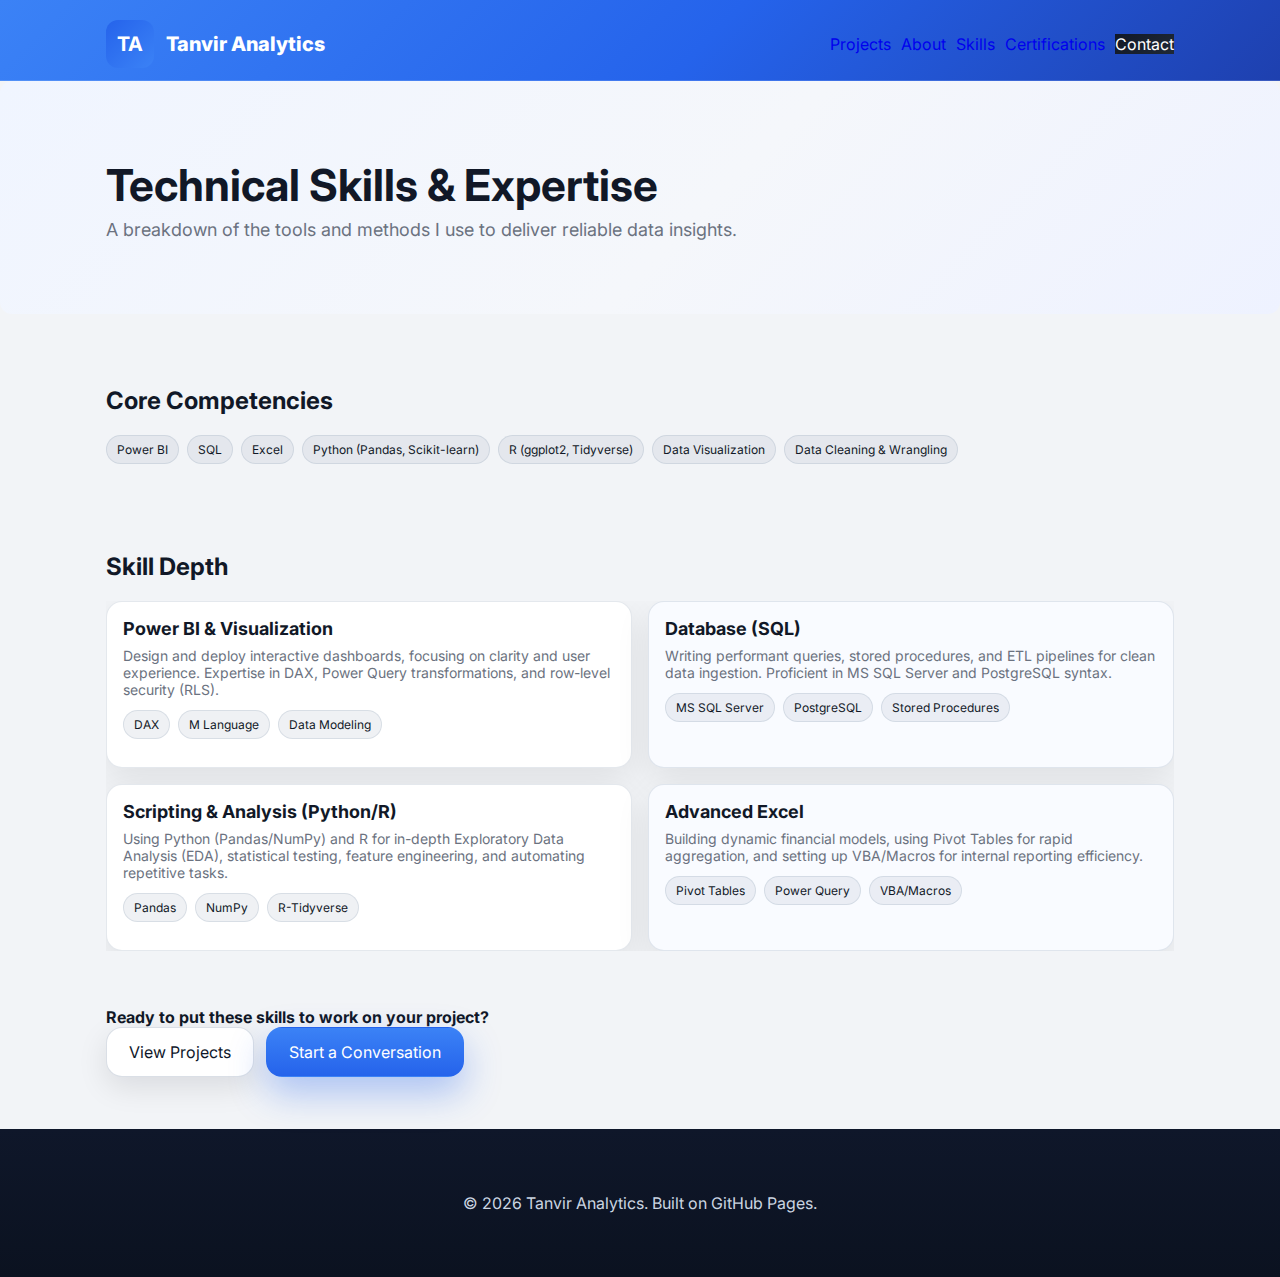
<file: Skills.html>
<!doctype html>
<html lang="en">
<head>
  <meta charset="utf-8">
  <meta name="viewport" content="width=device-width, initial-scale=1">
  <meta name="theme-color" content="#2563eb">
  <title>Skills & Expertise — Tanvir Analytics</title>
  <meta name="description" content="Detailed technical skills and expertise in Power BI, Python, SQL, Excel, and data visualization for Tanvir Analytics.">
  <link rel="icon" href="logo.png">
  <link rel="preconnect" href="https://fonts.googleapis.com">
  <link rel="preconnect" href="https://fonts.gstatic.com" crossorigin>
  <link href="https://fonts.googleapis.com/css2?family=Inter:wght@400;500;600;700;800&display=swap" rel="stylesheet">
  <link rel="stylesheet" href="styles.css?v=2">
</head>
<body>
  
  <header>
    <div class="container nav">
      <a href="index.html" class="brand" aria-label="Tanvir Analytics — Home">
        <div style="width: 48px; height: 48px; background: linear-gradient(135deg, var(--brand-1), var(--brand-2)); border-radius: 12px; display: flex; align-items: center; justify-content: center; color: white; font-weight: bold;">TA</div>
        <span>Tanvir Analytics</span>
      </a>
      <nav class="navlinks" aria-label="Primary Navigation">
        <a class="nav-btn" href="index.html#dashboards">Projects</a>
        <a class="nav-btn" href="about.html">About</a>
        <a class="nav-btn" href="skills.html" aria-current="page">Skills</a>
        <a class="nav-btn" href="certifications.html">Certifications</a>
        <a class="nav-btn cta" href="index.html#contact">Contact</a>
      </nav>
      <button class="burger" aria-label="Toggle navigation menu" aria-expanded="false" aria-controls="mobilemenu">
        <span class="sr-only">Menu</span>
        <span></span>
        <span></span>
        <span></span>
      </button>
      <nav id="mobilemenu" class="mobilemenu" aria-label="Mobile Navigation">
        <a href="index.html#dashboards">Projects</a>
        <a href="about.html">About</a>
        <a href="skills.html" aria-current="page">Skills</a>
        <a href="certifications.html">Certifications</a>
        <a href="index.html#contact">Contact</a>
      </nav>
    </div>
  </header>

  <main>
    <section class="hero" aria-labelledby="skills-page-heading">
        <div class="container">
            <h1 id="skills-page-heading">Technical Skills & Expertise</h1>
            <p>A breakdown of the tools and methods I use to deliver reliable data insights.</p>
        </div>
    </section>

    <div class="container">
      <section aria-labelledby="core-skills-heading">
        <h2 id="core-skills-heading">Core Competencies</h2>
        <div class="tagrow">
          <span class="tag">Power BI</span><span class="tag">SQL</span><span class="tag">Excel</span>
          <span class="tag">Python (Pandas, Scikit-learn)</span><span class="tag">R (ggplot2, Tidyverse)</span>
          <span class="tag">Data Visualization</span><span class="tag">Data Cleaning & Wrangling</span>
        </div>
      </section>

      <section aria-labelledby="tool-detail-heading">
        <h2 id="tool-detail-heading">Skill Depth</h2>
        <div class="grid">
          <article class="card">
            <div class="card__body">
              <h3>Power BI & Visualization</h3>
              <p>Design and deploy interactive dashboards, focusing on clarity and user experience. Expertise in DAX, Power Query transformations, and row-level security (RLS).</p>
              <div class="tagrow"><span class="tag">DAX</span><span class="tag">M Language</span><span class="tag">Data Modeling</span></div>
            </div>
          </article>
          <article class="card">
            <div class="card__body">
              <h3>Database (SQL)</h3>
              <p>Writing performant queries, stored procedures, and ETL pipelines for clean data ingestion. Proficient in MS SQL Server and PostgreSQL syntax.</p>
              <div class="tagrow"><span class="tag">MS SQL Server</span><span class="tag">PostgreSQL</span><span class="tag">Stored Procedures</span></div>
            </div>
          </article>
          <article class="card">
            <div class="card__body">
              <h3>Scripting & Analysis (Python/R)</h3>
              <p>Using Python (Pandas/NumPy) and R for in-depth Exploratory Data Analysis (EDA), statistical testing, feature engineering, and automating repetitive tasks.</p>
              <div class="tagrow"><span class="tag">Pandas</span><span class="tag">NumPy</span><span class="tag">R-Tidyverse</span></div>
            </div>
          </article>
          <article class="card">
            <div class="card__body">
              <h3>Advanced Excel</h3>
              <p>Building dynamic financial models, using Pivot Tables for rapid aggregation, and setting up VBA/Macros for internal reporting efficiency.</p>
              <div class="tagrow"><span class="tag">Pivot Tables</span><span class="tag">Power Query</span><span class="tag">VBA/Macros</span></div>
            </div>
          </article>
        </div>
      </section>

      <section class="upwork-cta" aria-label="Get in touch for a project">
        <strong>Ready to put these skills to work on your project?</strong>
        <div class="actions" style="margin:0">
            <a class="btn" href="index.html#dashboards">View Projects</a>
            <a class="btn primary" href="index.html#contact">Start a Conversation</a>
        </div>
      </section>
    </div>
  </main>

  <footer>
    <div class="container">
      <p>© <span id="year"></span> Tanvir Analytics. Built on GitHub Pages.</p>
    </div>
  </footer>
  <script src="main.js"></script>
</body>
</html>
</file>
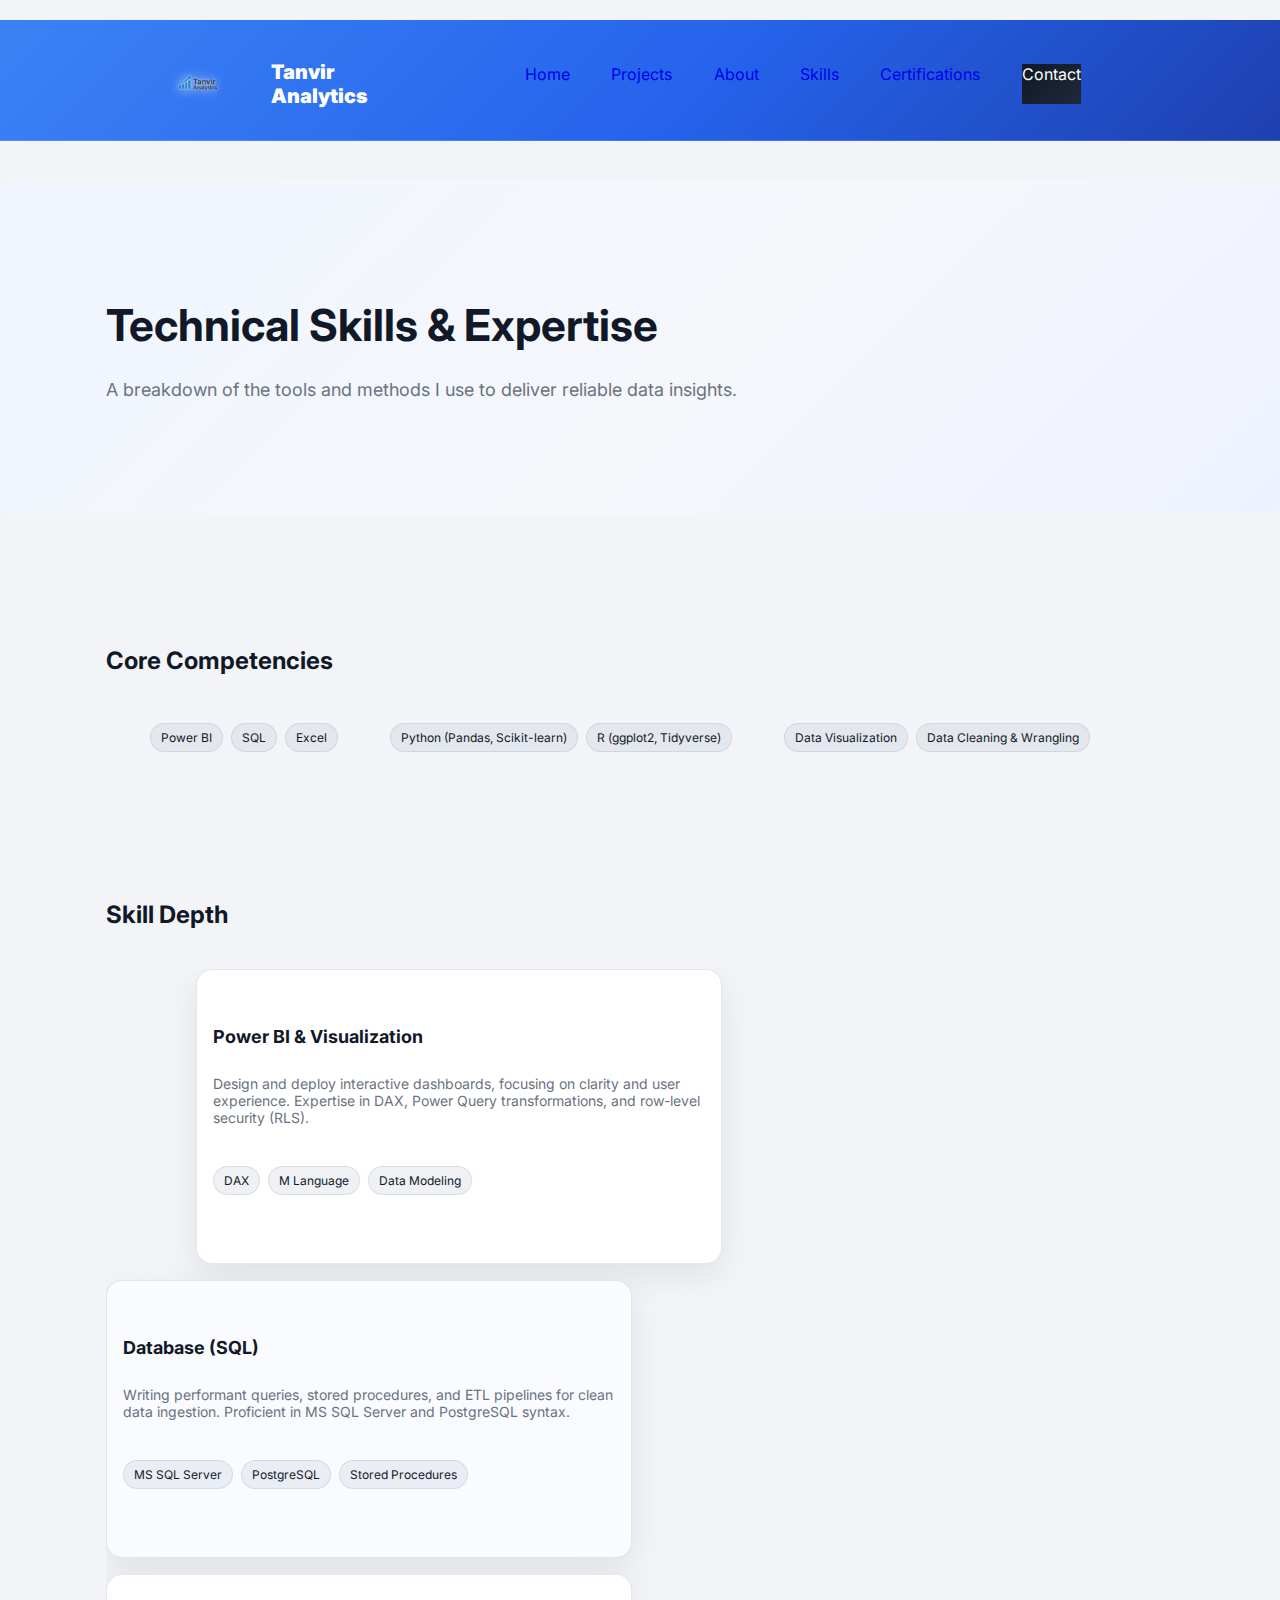
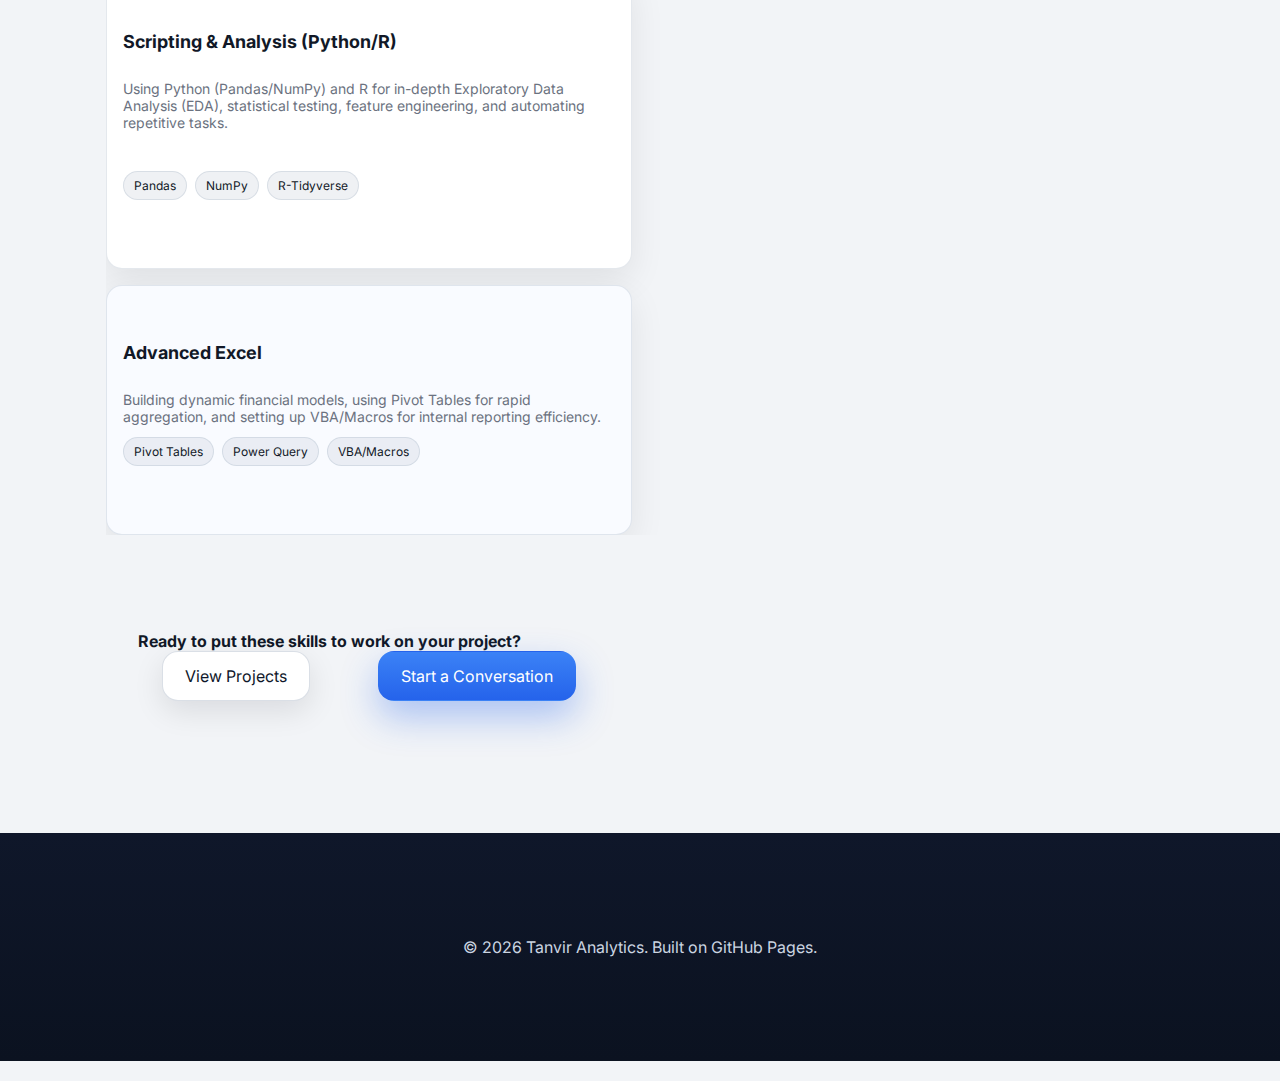
<file: skills.html>
<!doctype html>
<html lang="en">
<head>
  <meta charset="utf-8">
  <meta name="viewport" content="width=device-width, initial-scale=1">
  <meta name="theme-color" content="#2563eb">
  <title>Skills & Expertise — Tanvir Analytics</title>
  <meta name="description" content="Detailed technical expertise in data analysis: Power BI, advanced SQL, Python (Pandas/NumPy), R, and Excel modeling. See the full toolstack now.">
  <link rel="icon" href="logo.png">
  <link rel="preconnect" href="https://fonts.googleapis.com">
  <link rel="preconnect" href="https://fonts.gstatic.com" crossorigin>
  <link href="https://fonts.googleapis.com/css2?family=Inter:wght@400;500;600;700;800&display=swap" rel="stylesheet">
  <link rel="stylesheet" href="styles.css?v=5"> 
</head>
<body>
  
  <header>
    <div class="container nav">
      <a href="index.html" class="brand" aria-label="Tanvir Analytics — Home">
        <img src="logo.png" alt="Tanvir Analytics Logo" style="height: 48px; width: auto;"/>
        <strong>Tanvir Analytics</strong>
      </a>
      <nav class="navlinks" aria-label="Primary Navigation">
        <a class="nav-btn" href="index.html">Home</a>
        <a class="nav-btn" href="index.html#dashboards">Projects</a>
        <a class="nav-btn" href="about.html">About</a>
        <a class="nav-btn" href="skills.html" aria-current="page">Skills</a>
        <a class="nav-btn" href="certifications.html">Certifications</a>
        <a class="nav-btn cta" href="index.html#contact">Contact</a>
      </nav>
      <button class="burger" aria-label="Toggle navigation menu" aria-expanded="false" aria-controls="mobilemenu">
        <span class="sr-only">Menu</span>
        <span></span>
        <span></span>
        <span></span>
      </button>
      <nav id="mobilemenu" class="mobilemenu" aria-label="Mobile Navigation">
        <a href="index.html">Home</a>
        <a href="index.html#dashboards">Projects</a>
        <a href="about.html">About</a>
        <a href="skills.html" aria-current="page">Skills</a>
        <a href="certifications.html">Certifications</a>
        <a href="index.html#contact">Contact</a>
      </nav>
    </div>
  </header>

  <main>
    <section class="hero" aria-labelledby="skills-page-heading">
        <div class="container">
            <h1 id="skills-page-heading">Technical Skills & Expertise</h1>
            <p>A breakdown of the tools and methods I use to deliver reliable data insights.</p>
        </div>
    </section>

    <div class="container">
      <section aria-labelledby="core-skills-heading">
        <h2 id="core-skills-heading">Core Competencies</h2>
        <div class="tagrow">
          <span class="tag">Power BI</span><span class="tag">SQL</span><span class="tag">Excel</span>
          <span class="tag">Python (Pandas, Scikit-learn)</span><span class="tag">R (ggplot2, Tidyverse)</span>
          <span class="tag">Data Visualization</span><span class="tag">Data Cleaning & Wrangling</span>
        </div>
      </section>

      <section aria-labelledby="tool-detail-heading">
        <h2 id="tool-detail-heading">Skill Depth</h2>
        <div class="grid">
          <article class="card">
            <div class="card__body">
              <h3>Power BI & Visualization</h3>
              <p>Design and deploy interactive dashboards, focusing on clarity and user experience. Expertise in DAX, Power Query transformations, and row-level security (RLS).</p>
              <div class="tagrow"><span class="tag">DAX</span><span class="tag">M Language</span><span class="tag">Data Modeling</span></div>
            </div>
          </article>
          <article class="card">
            <div class="card__body">
              <h3>Database (SQL)</h3>
              <p>Writing performant queries, stored procedures, and ETL pipelines for clean data ingestion. Proficient in MS SQL Server and PostgreSQL syntax.</p>
              <div class="tagrow"><span class="tag">MS SQL Server</span><span class="tag">PostgreSQL</span><span class="tag">Stored Procedures</span></div>
            </div>
          </article>
          <article class="card">
            <div class="card__body">
              <h3>Scripting & Analysis (Python/R)</h3>
              <p>Using Python (Pandas/NumPy) and R for in-depth Exploratory Data Analysis (EDA), statistical testing, feature engineering, and automating repetitive tasks.</p>
              <div class="tagrow"><span class="tag">Pandas</span><span class="tag">NumPy</span><span class="tag">R-Tidyverse</span></div>
            </div>
          </article>
          <article class="card">
            <div class="card__body">
              <h3>Advanced Excel</h3>
              <p>Building dynamic financial models, using Pivot Tables for rapid aggregation, and setting up VBA/Macros for internal reporting efficiency.</p><div class="tagrow"><span class="tag">Pivot Tables</span><span class="tag">Power Query</span><span class="tag">VBA/Macros</span></div>
            </div>
          </article>
        </div>
      </section>

      <section class="upwork-cta" aria-label="Get in touch for a project">
        <strong>Ready to put these skills to work on your project?</strong>
        <div class="actions" style="margin:0">
            <a class="btn" href="index.html#dashboards">View Projects</a>
            <a class="btn primary" href="index.html#contact">Start a Conversation</a>
        </div>
      </section>
    </div>
  </main>

  <footer>
    <div class="container">
      <p>© <span id="year"></span> Tanvir Analytics. Built on GitHub Pages.</p>
    </div>
  </footer>
  <script src="main.js?v=5"></script>
</body>
</html>
</file>
<file: styles.css>
/* ===========================
   Tanvir Analytics — Global Styles
   =========================== */

:root {
  --bg:#f2f4f7; --ink:#111827; --muted:#6b7280; --card:#ffffff;
  --brand-1:#2563eb; --brand-2:#3b82f6; --brand-3:#1e40af;
  --brand-ink:#ffffff; --accent:#0ea5e9;
  --shadow:0 12px 35px rgba(0,0,0,.08);
  --ring:rgba(37,99,235,.28);
  --radius:16px; --max:1100px;
  --bannerH:0px;
}


@media (prefers-color-scheme: dark){
  :root{
    --bg:#0b0f1a; --ink:#e6eaf2; --muted:#a3adbf; --card:#0f1526;
    --brand-1:#60a5fa; --brand-2:#93c5fd; --brand-3:#3b82f6;
    --brand-ink:#0b0f1a; --shadow:0 8px 24px rgba(0,0,0,.6);
  }
}

/* Base */
*{box-sizing:border-box}
html,body{margin:0; color:var(--ink); background:var(--bg);
  font-family:"Segoe UI", Inter, system-ui, -apple-system, Roboto, Arial, sans-serif}
img{max-width:100%; height:auto; display:block}
.container{max-width:var(--max); margin:0 auto; padding:24px}
:focus-visible{outline:none; box-shadow:0 0 0 6px var(--ring)}
html{scroll-behavior:smooth}
section{scroll-margin-top: calc(var(--bannerH) + 56px); padding:28px 0}

/* Banner */
.progress-banner{
  position:fixed; top:0; left:0; right:0; z-index:9999;
  padding:8px; background:linear-gradient(90deg,#facc15,#fbbf24);
  color:#111; text-align:center; font-size:14px; box-shadow:0 2px 6px rgba(0,0,0,.15)
}
body{padding-top:var(--bannerH)}

/* Header (unified) */
header{
  position:sticky; top:var(--bannerH); z-index:200; color:var(--brand-ink);
  background:linear-gradient(135deg,var(--brand-2),var(--brand-1) 55%,var(--brand-3));
  border-bottom:1px solid rgba(255,255,255,.12);
  padding-top: calc(8px + env(safe-area-inset-top));
}
.nav{display:flex; align-items:center; justify-content:space-between; gap:12px; padding:12px 0}
.brand{display:flex; align-items:center; gap:12px; font-weight:800; font-size:20px; color:inherit; text-decoration:none}
.brand img{height:58px; filter: drop-shadow(0 0 6px rgba(255,255,255,.55)) drop-shadow(0 0 1px rgba(255,255,255,.85))}
@media (max-width:780px){.brand img{height:44px}}

/* Nav buttons — scoped */
.navlinks{display:flex; gap:10px}
.navlinks a.btn{
  padding:10px 16px; border-radius:12px; border:0;
  background:linear-gradient(180deg,#f8fbff,#e6efff);
  color:#1e3a8a; box-shadow:0 6px 18px rgba(15,23,42,.12);
  text-decoration:none; transition:all .2s ease;
}
.navlinks a.btn:hover{background:linear-gradient(180deg,#e6efff,#d1e4ff); transform:translateY(-2px); box-shadow:0 8px 20px rgba(37,99,235,.25)}
.navlinks a.cta{background:linear-gradient(135deg,#111827,#1f2937); color:#fff}
.navlinks a.cta:hover{transform:translateY(-2px); box-shadow:0 8px 20px rgba(37,99,235,.35)}
.navlinks a, .navlinks a:link, .navlinks a:visited{ text-decoration:none }

.burger{display:none; background:linear-gradient(180deg,#ffffff,#eef2ff); border:0; border-radius:12px; padding:10px 12px; font-size:20px; color:#1e3a8a}
@media (max-width:780px){ .navlinks{display:none} .burger{display:inline-flex} }
.mobilemenu{
  position:fixed; right:16px; width:210px; display:none; z-index:300;
  background:linear-gradient(180deg,#ffffff,#f5f7ff);
  border-radius:16px; box-shadow:var(--shadow); overflow:hidden;
  top: calc(var(--bannerH) + 64px);
}
.mobilemenu a{display:block; padding:12px 14px; border-bottom:1px solid rgba(148,163,184,.18); color:#1e3a8a; text-decoration:none}
.mobilemenu.show{display:block}

/* Hero */
.hero{padding:56px 0 32px; border-radius:12px; background:linear-gradient(135deg,#f0f5ff 0%,#f5f7fb 55%,#eef2ff 100%)}
.hero h1{font-size:clamp(28px,5vw,44px); line-height:1.1; margin:0 0 10px}
.hero p{font-size:clamp(16px,2.2vw,18px); color:var(--muted); margin:0 0 18px}

/* Action buttons (hero only) */
.actions{display:flex; gap:12px; flex-wrap:wrap; align-items:center}
.actions .btn{
  display:inline-flex; align-items:center; justify-content:center; gap:8px;
  padding:14px 22px; border-radius:16px;
  border:1px solid rgba(148,163,184,.35);
  background:var(--card); color:#0f172a;
  box-shadow:0 10px 30px rgba(2,6,23,.10);
  text-decoration:none; transition:transform .15s ease, box-shadow .15s ease, filter .15s ease;
}
.actions .btn:hover{ transform:translateY(-2px); filter:brightness(.98); box-shadow:0 12px 28px rgba(2,6,23,.14) }
.actions .btn.primary{
  background:linear-gradient(180deg,var(--brand-2),var(--brand-1));
  color:#fff; border-color:transparent; box-shadow:0 16px 36px rgba(37,99,235,.35);
}
.actions .btn.primary:hover{ transform:translateY(-2px); box-shadow:0 18px 38px rgba(37,99,235,.42) }

/* Stats — matches Upwork CTA */
.stats{
  display:grid; grid-template-columns:repeat(12,1fr);
  gap:16px; margin:24px 0 8px; padding:20px;
  border-radius:12px; color:#fff;
  background:linear-gradient(135deg,var(--brand-3),var(--accent));
}
.stat{grid-column:span 12; text-align:center}
@media (min-width:720px){ .stat{grid-column:span 4} }
.stat h3{margin:0; font-size:clamp(28px,4vw,36px)}
.stat p{margin:4px 0 0}

/* Grids & cards */
.grid{display:grid; grid-template-columns:repeat(12,1fr); gap:16px}
.card{grid-column:span 12; background:var(--card); border:1px solid rgba(148,163,184,.25);
  border-radius:var(--radius); box-shadow:var(--shadow); overflow:hidden; transition:transform .15s ease, box-shadow .15s ease}
@media (min-width:720px){ .card{grid-column:span 6} }
.card:nth-child(even){background:#f9fbff}
.card:hover{transform:translateY(-4px); box-shadow:0 16px 25px rgba(0,0,0,.12)}
.card__body{padding:16px}
.card h3{margin:0 0 8px; font-size:18px}
.card p{margin:0 0 12px; color:var(--muted); font-size:14px}
.thumb{display:block; position:relative; background:linear-gradient(to bottom,rgba(2,8,23,.06),rgba(2,8,23,.02)); border-bottom:1px solid rgba(148,163,184,.2)}
.thumb iframe{display:block; width:100%; height:420px; border:0}
.placeholder{display:flex; align-items:center; justify-content:center; height:420px; color:#6b7280; font-size:14px; background:#f3f6ff}

/* Tags & filters */
.tagrow{display:flex; gap:8px; flex-wrap:wrap; margin:8px 0 12px}
.tag{font-size:12px; padding:6px 10px; border-radius:999px; background:rgba(148,163,184,.15); border:1px solid rgba(148,163,184,.25)}
.filters{display:flex; gap:8px; flex-wrap:wrap; margin:16px 0 0}
.chip{padding:8px 12px; border-radius:12px; border:1px solid rgba(148,163,184,.35); background:linear-gradient(180deg,#ffffff,#f5f7ff); cursor:pointer}
.chip[aria-pressed="true"]{background:linear-gradient(180deg,var(--brand-2),var(--brand-1)); color:#fff; border-color:transparent}

/* Certifications */
.cert-grid{display:grid; grid-template-columns:repeat(auto-fit,minmax(260px,1fr)); gap:16px}
.cert{background:var(--card); border:1px solid rgba(148,163,184,.25); border-radius:16px; box-shadow:var(--shadow); overflow:hidden}
.cert__imgwrap{aspect-ratio:4/3; background:#eff3ff; display:flex; align-items:center; justify-content:center}
.cert__imgwrap img{width:100%; height:100%; object-fit:cover}
.cert__body{padding:14px 16px}
.cert__body small a{text-decoration:none}

/* Contact */
.contact{display:grid; gap:16px}
@media (min-width:860px){ .contact{grid-template-columns:1.2fr .8fr} }
form{background:var(--card); border:1px solid rgba(148,163,184,.25); border-radius:16px; padding:16px; box-shadow:var(--shadow)}
.field{display:flex; flex-direction:column; gap:6px; margin:10px 0}
label{font-size:13px}
input,textarea{width:100%; padding:12px 14px; border-radius:12px; border:1px solid rgba(148,163,184,.35); background:transparent; color:var(--ink)}
input:focus,textarea:focus{outline:none; box-shadow:0 0 0 6px var(--ring); border-color:transparent}
textarea{min-height:140px; resize:vertical}
.panel{background:var(--card); border:1px solid rgba(148,163,184,.25); border-radius:16px; padding:16px; box-shadow:var(--shadow)}

/* Footer */
footer{padding:24px; color:#cbd5e1; text-align:center; background:linear-gradient(180deg,#0f172a,#0b1220)}

/* Overflow guard */
html,body{max-width:100%; overflow-x:hidden}
.container{width:min(100%,var(--max)); padding-inline:16px}
.hero,.stats,.grid,.contact,header .container{overflow:hidden}
</file>
